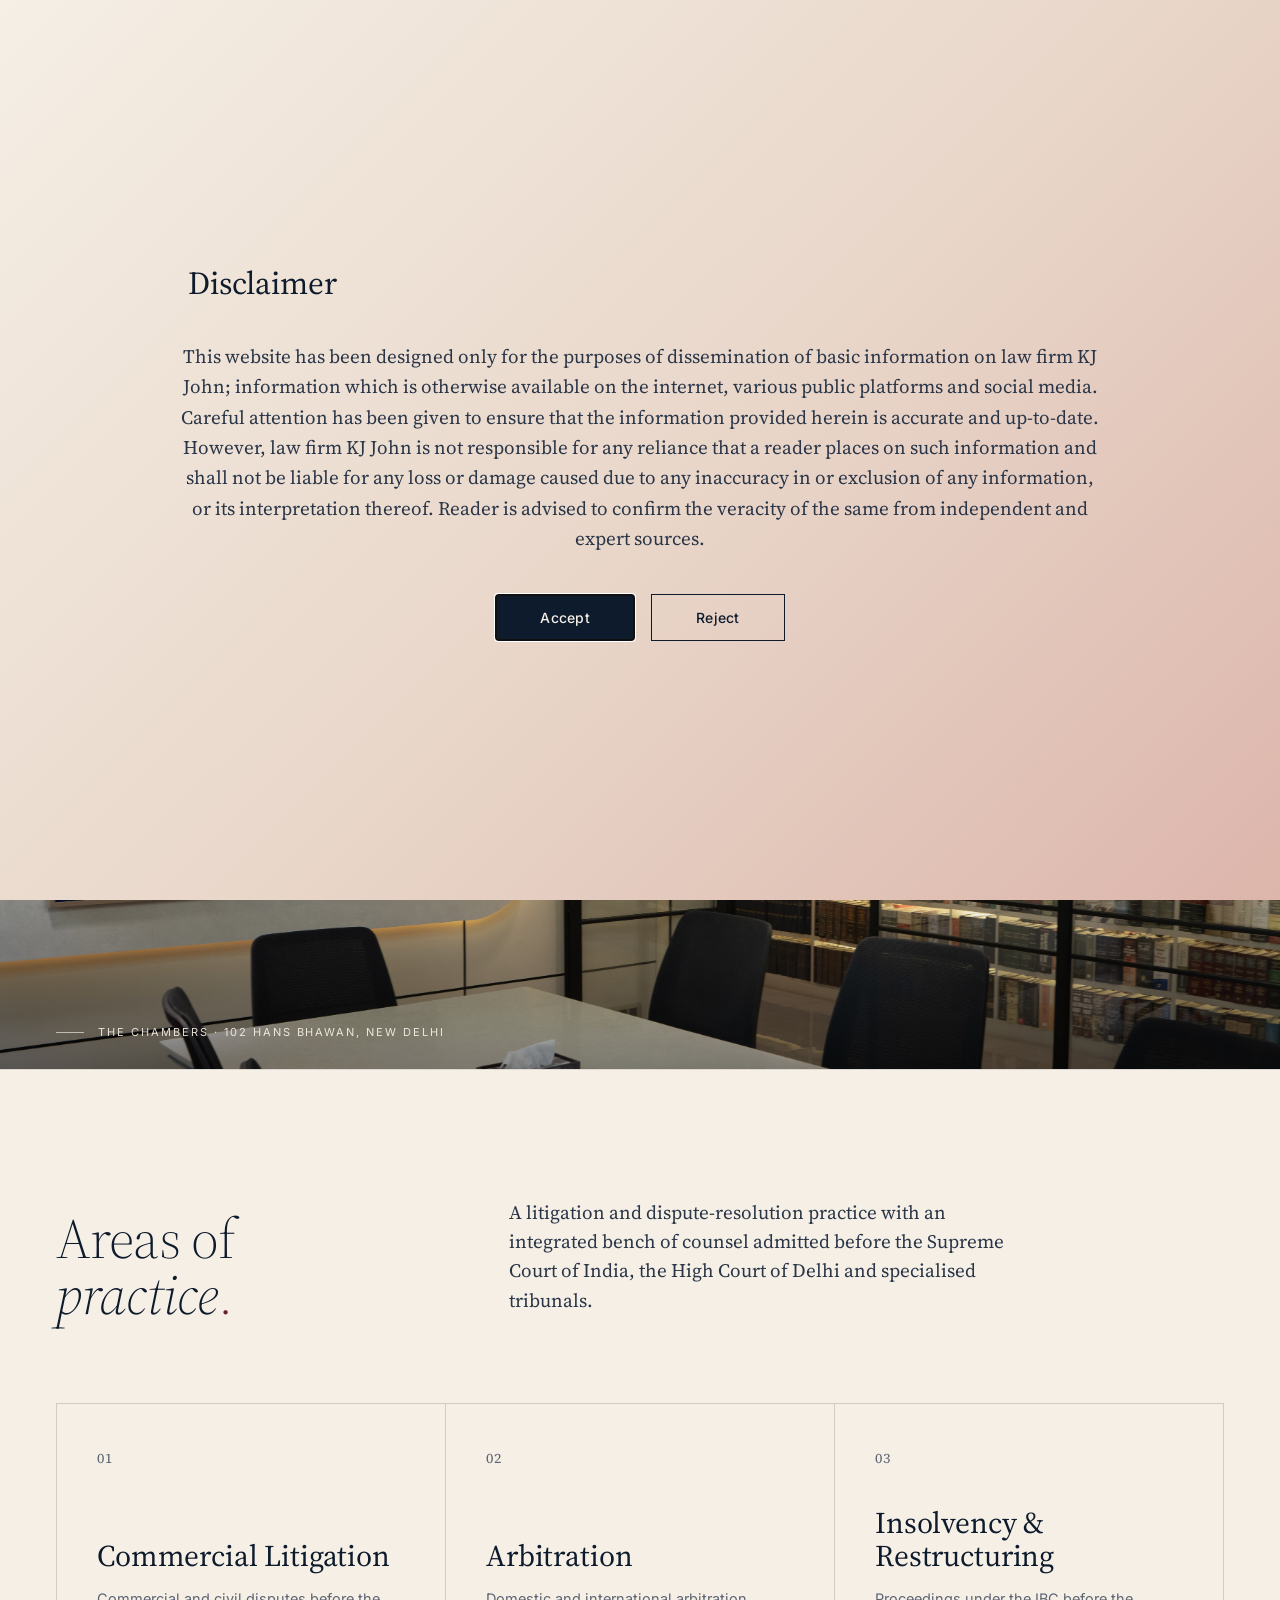
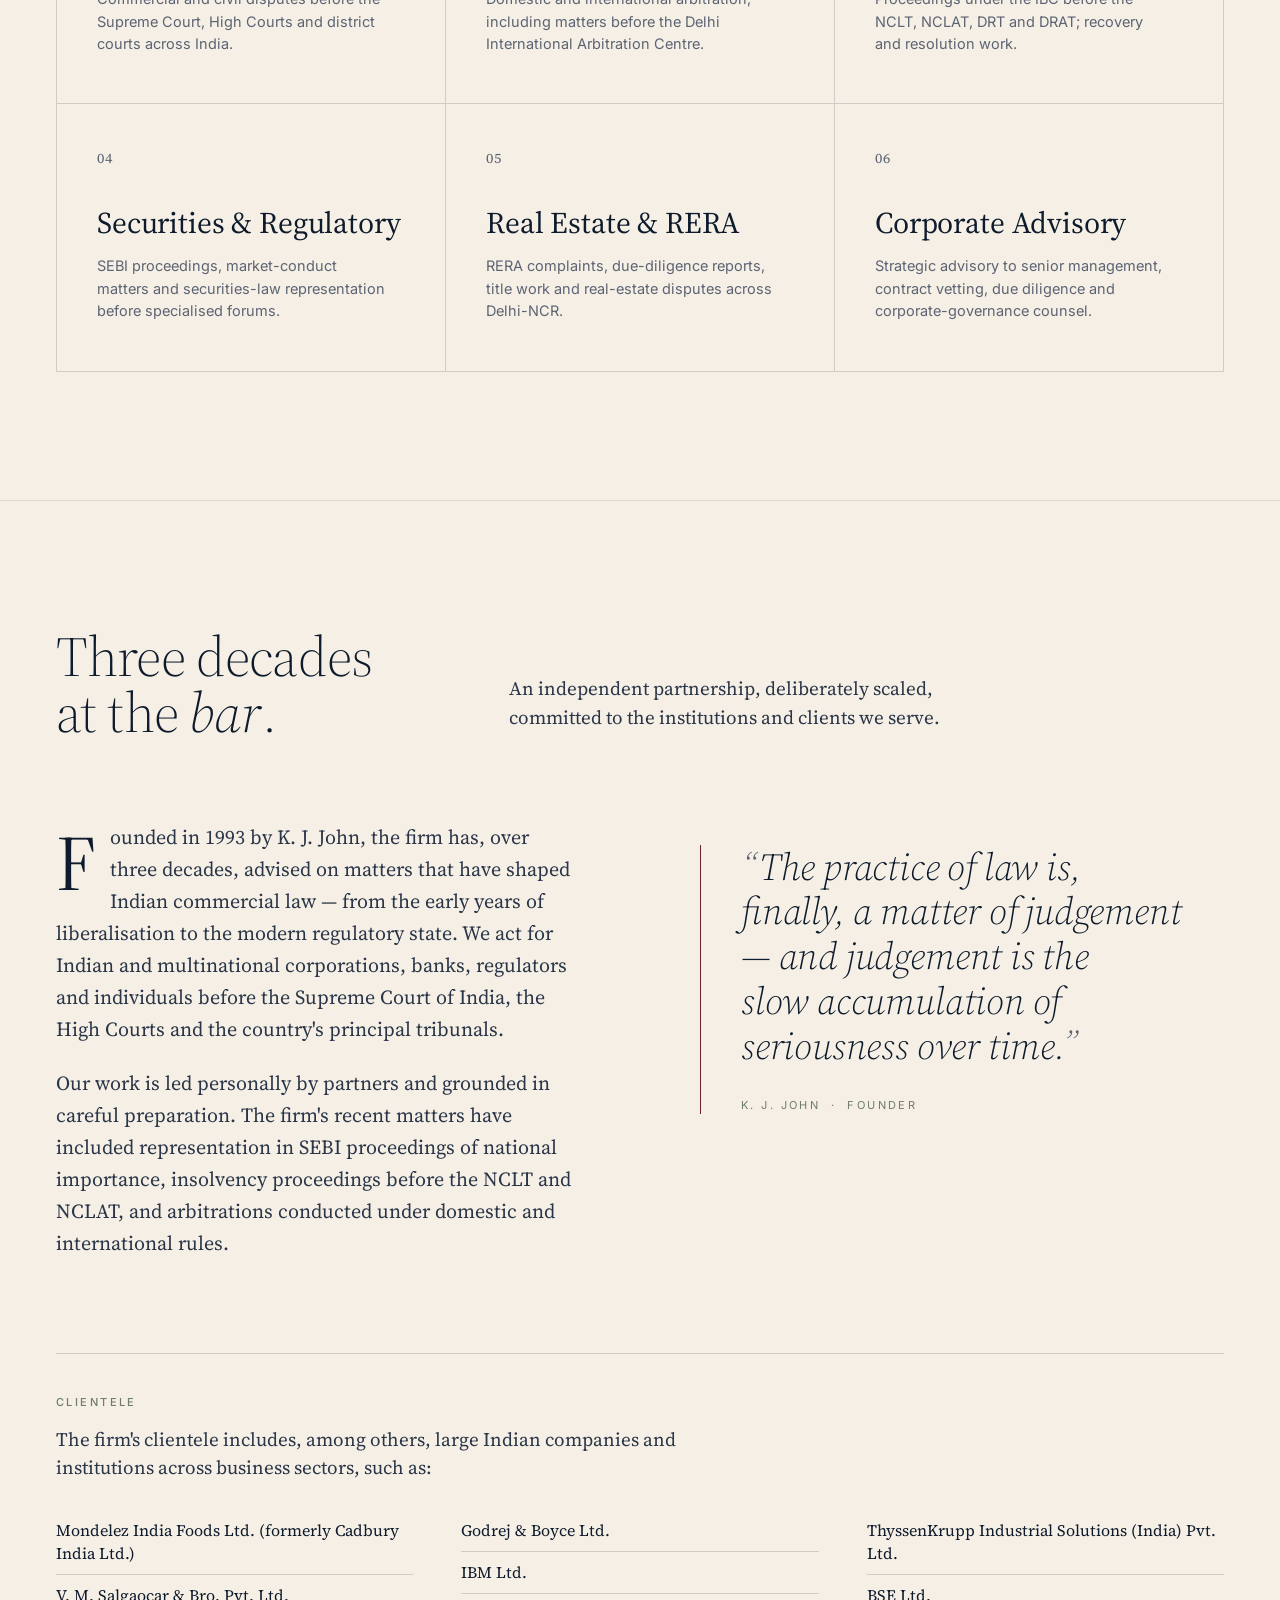
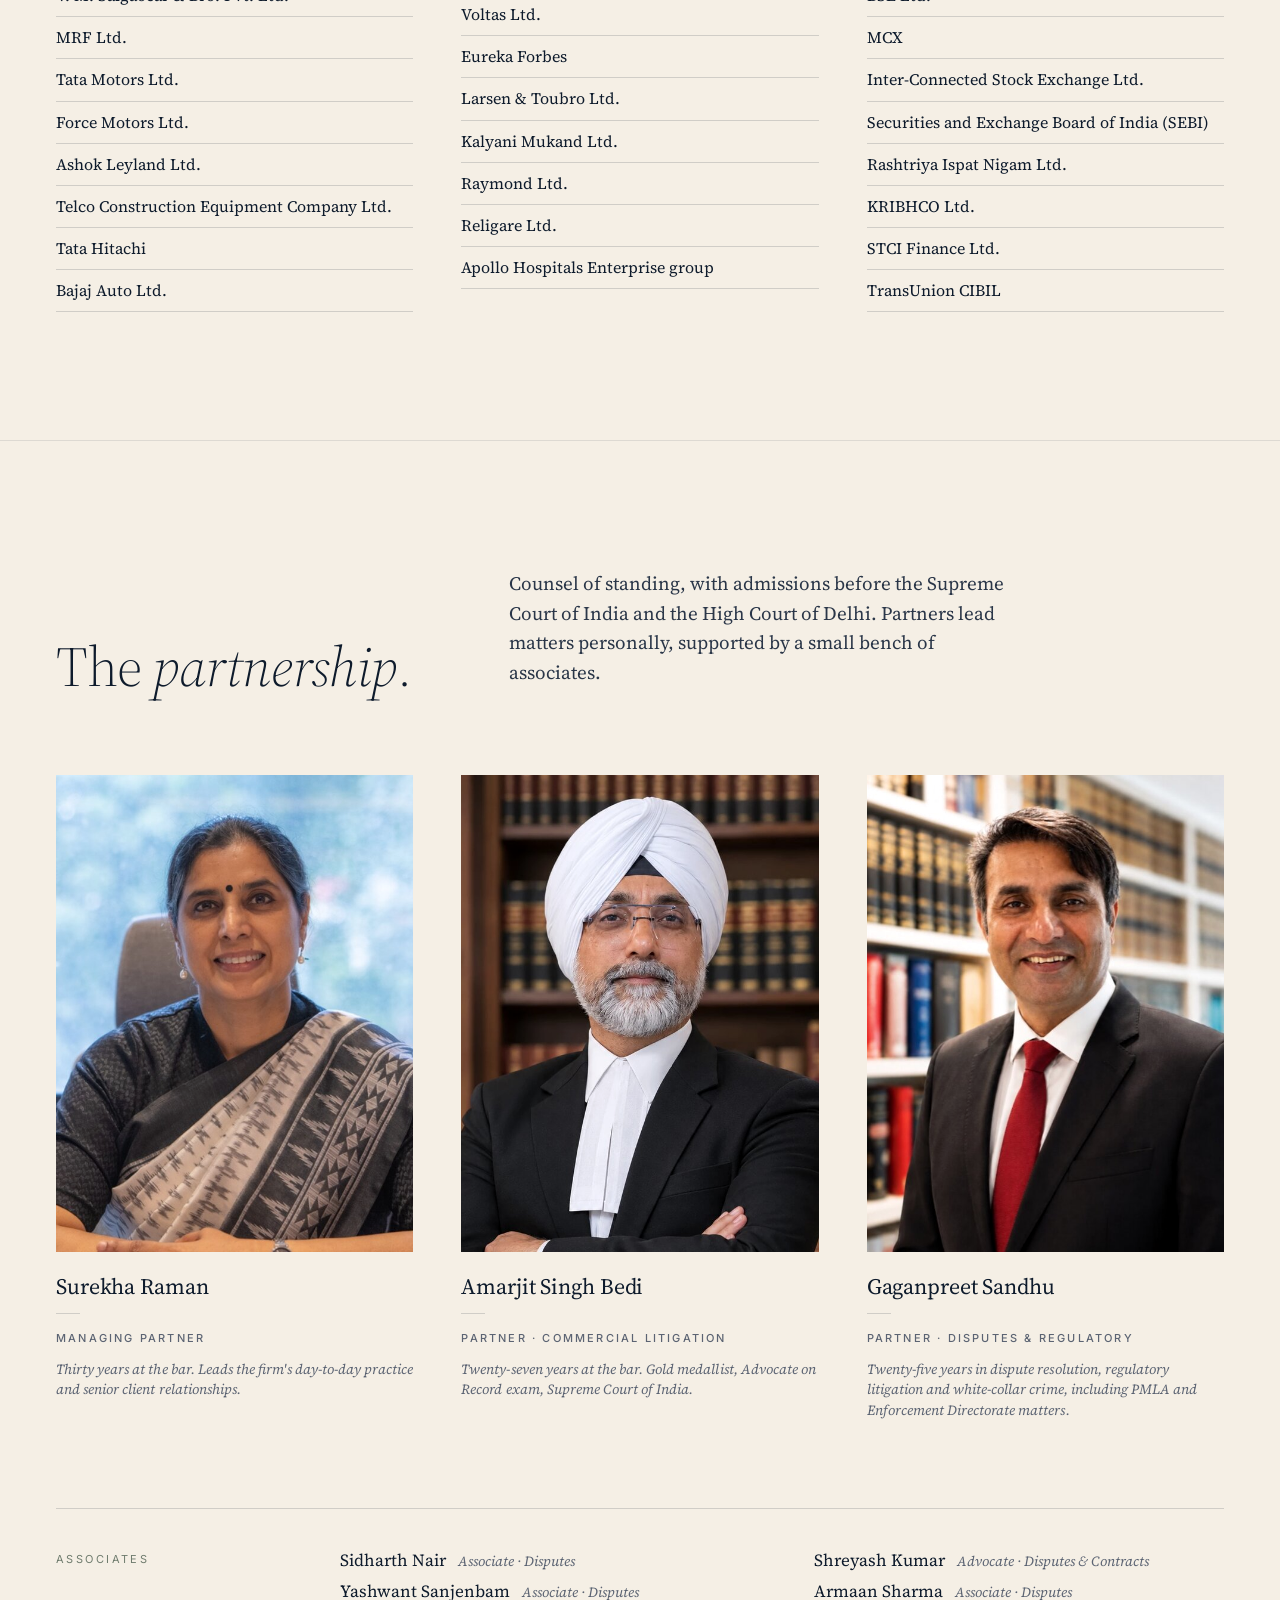
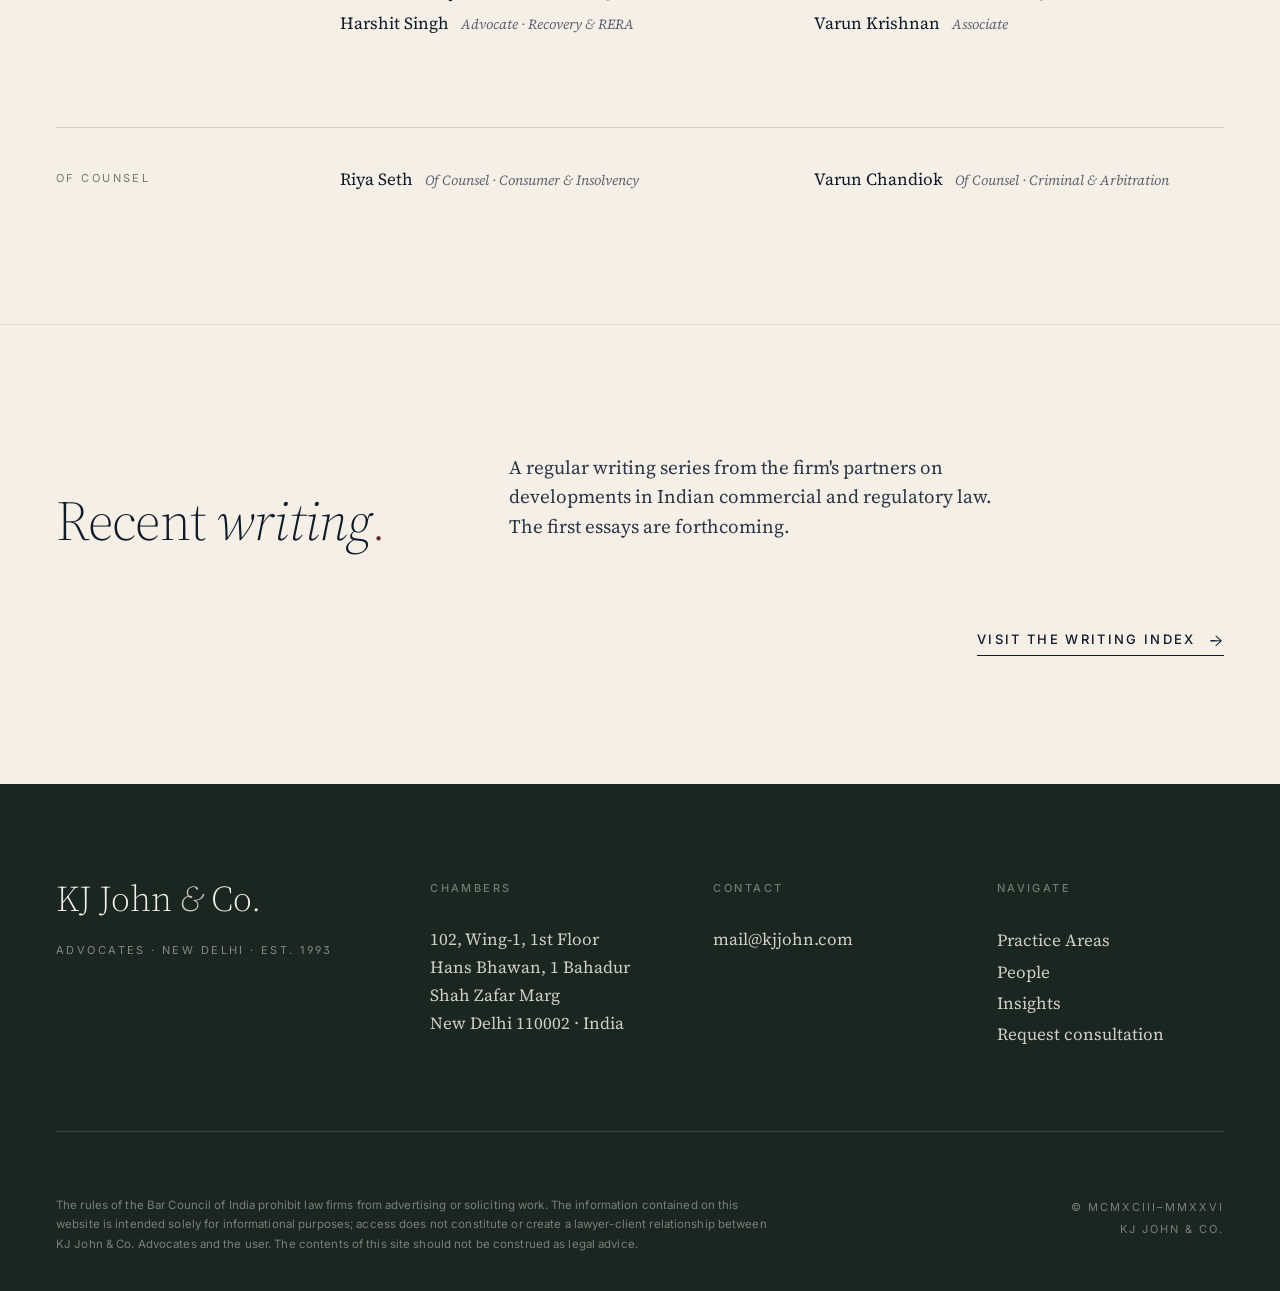
<file: index.html>
<!doctype html>
<html lang="en">
<head>
<meta charset="utf-8" />
<title>KJ John &amp; Co. — Advocates</title>
<meta name="viewport" content="width=device-width, initial-scale=1" />
<link rel="preconnect" href="https://fonts.googleapis.com">
<link rel="preconnect" href="https://fonts.gstatic.com" crossorigin>
<link href="https://fonts.googleapis.com/css2?family=Source+Serif+4:ital,opsz,wght@0,8..60,300;0,8..60,400;0,8..60,500;0,8..60,600;1,8..60,400&family=Inter:wght@300;400;500;600&display=swap" rel="stylesheet">
<link rel="stylesheet" href="styles.css?v=16">
</head>
<body>

  <!-- ============================ NAV ============================ -->
  <nav class="top">
    <div class="wrap">
      <div class="row">
        <a class="wordmark" href="./" aria-label="KJ John & Co.">
          <img src="images/logo/logo-symbol.png" alt="" class="logo-symbol"><img src="images/logo/logo-wordmark.png" alt="KJ John & Co. — Since 1993" class="logo-wordmark">
        </a>
        <ul>
          <li><a href="./" class="current">Home</a></li>
          <li><a href="practice/">Practice Areas</a></li>
          <li><a href="people/">People</a></li>
          <li><a href="insights/">Insights</a></li>
          <li><a href="contact/">Contact</a></li>
        </ul>
      </div>
    </div>
  </nav>

  <!-- ============================ HERO =========================== -->
  <header class="hero">
    <div class="wrap">
      <div class="hero-grid">
        <div class="hero-left">
          <h1>Advocacy with integrity<span class="period">.</span><span class="est">Established 1993</span></h1>
        </div>
        <div class="hero-right">
          <p class="hero-sub">A Delhi-based law firm representing Indian and international clients in commercial litigation, arbitration and regulatory matters before the Supreme Court of India and the High Court of Delhi.</p>
          <a class="cta" href="contact/">Request consultation <span class="arr">→</span></a>
        </div>
      </div>
    </div>
    <div class="hero-photo" role="img" aria-label="Firm interior, New Delhi">
      <div class="photo-caption"><span class="bar"></span>The Chambers · 102 Hans Bhawan, New Delhi</div>
    </div>
  </header>

  <!-- ===================== PRACTICE AREAS ======================== -->
  <section id="practice" class="practice">
    <div class="wrap">
      <div class="section-head">
        <div>
          <h2>Areas of <em>practice</em><span class="period">.</span></h2>
        </div>
        <p class="head-meta">A litigation and dispute-resolution practice with an integrated bench of counsel admitted before the Supreme Court of India, the High Court of Delhi and specialised tribunals.</p>
      </div>

      <div class="practice-grid">
        <a class="practice-tile" href="practice/#commercial-litigation">
          <div class="num">01</div>
          <div>
            <h3>Commercial Litigation</h3>
            <p>Commercial and civil disputes before the Supreme Court, High Courts and district courts across India.</p>
          </div>
          <span class="arr">→</span>
        </a>
        <a class="practice-tile" href="practice/#arbitration">
          <div class="num">02</div>
          <div>
            <h3>Arbitration</h3>
            <p>Domestic and international arbitration, including matters before the Delhi International Arbitration Centre.</p>
          </div>
          <span class="arr">→</span>
        </a>
        <a class="practice-tile" href="practice/#insolvency">
          <div class="num">03</div>
          <div>
            <h3>Insolvency &amp; Restructuring</h3>
            <p>Proceedings under the IBC before the NCLT, NCLAT, DRT and DRAT; recovery and resolution work.</p>
          </div>
          <span class="arr">→</span>
        </a>
        <a class="practice-tile" href="practice/#securities">
          <div class="num">04</div>
          <div>
            <h3>Securities &amp; Regulatory</h3>
            <p>SEBI proceedings, market-conduct matters and securities-law representation before specialised forums.</p>
          </div>
          <span class="arr">→</span>
        </a>
        <a class="practice-tile" href="practice/#real-estate">
          <div class="num">05</div>
          <div>
            <h3>Real Estate &amp; RERA</h3>
            <p>RERA complaints, due-diligence reports, title work and real-estate disputes across Delhi-NCR.</p>
          </div>
          <span class="arr">→</span>
        </a>
        <a class="practice-tile" href="practice/#corporate">
          <div class="num">06</div>
          <div>
            <h3>Corporate Advisory</h3>
            <p>Strategic advisory to senior management, contract vetting, due diligence and corporate-governance counsel.</p>
          </div>
          <span class="arr">→</span>
        </a>
      </div>
    </div>
  </section>

  <!-- ===================== THE FIRM ============================== -->
  <section id="firm" class="firm">
    <div class="wrap">
      <div class="section-head">
        <div>
          <h2>Three decades<br>at the <em>bar</em>.</h2>
        </div>
        <p class="head-meta">An independent partnership, deliberately scaled, committed to the institutions and clients we serve.</p>
      </div>

      <div class="firm-grid">
        <div class="firm-body">
          <p>Founded in 1993 by K. J. John, the firm has, over three decades, advised on matters that have shaped Indian commercial law — from the early years of liberalisation to the modern regulatory state. We act for Indian and multinational corporations, banks, regulators and individuals before the Supreme Court of India, the High Courts and the country's principal tribunals.</p>
          <p>Our work is led personally by partners and grounded in careful preparation. The firm's recent matters have included representation in SEBI proceedings of national importance, insolvency proceedings before the NCLT and NCLAT, and arbitrations conducted under domestic and international rules.</p>
        </div>
        <aside class="pull-quote">
          <q>The practice of law is, finally, a matter of judgement — and judgement is the slow accumulation of seriousness over time.</q>
          <cite><span class="em">K. J. John</span> &nbsp;·&nbsp; Founder</cite>
        </aside>
      </div>

      <div class="clientele">
        <div class="eyebrow">Clientele</div>
        <p class="clientele-intro">The firm's clientele includes, among others, large Indian companies and institutions across business sectors, such as:</p>
        <ul class="clientele-list">
          <li>Mondelez India Foods Ltd. (formerly Cadbury India Ltd.)</li>
          <li>V. M. Salgaocar &amp; Bro. Pvt. Ltd.</li>
          <li>MRF Ltd.</li>
          <li>Tata Motors Ltd.</li>
          <li>Force Motors Ltd.</li>
          <li>Ashok Leyland Ltd.</li>
          <li>Telco Construction Equipment Company Ltd.</li>
          <li>Tata Hitachi</li>
          <li>Bajaj Auto Ltd.</li>
          <li>Godrej &amp; Boyce Ltd.</li>
          <li>IBM Ltd.</li>
          <li>Voltas Ltd.</li>
          <li>Eureka Forbes</li>
          <li>Larsen &amp; Toubro Ltd.</li>
          <li>Kalyani Mukand Ltd.</li>
          <li>Raymond Ltd.</li>
          <li>Religare Ltd.</li>
          <li>Apollo Hospitals Enterprise group</li>
          <li>ThyssenKrupp Industrial Solutions (India) Pvt. Ltd.</li>
          <li>BSE Ltd.</li>
          <li>MCX</li>
          <li>Inter-Connected Stock Exchange Ltd.</li>
          <li>Securities and Exchange Board of India (SEBI)</li>
          <li>Rashtriya Ispat Nigam Ltd.</li>
          <li>KRIBHCO Ltd.</li>
          <li>STCI Finance Ltd.</li>
          <li>TransUnion CIBIL</li>
        </ul>
      </div>
    </div>
  </section>

  <!-- ===================== PEOPLE ================================ -->
  <section id="people" class="people">
    <div class="wrap">
      <div class="section-head">
        <div>
          <h2>The <em>partnership</em>.</h2>
        </div>
        <p class="head-meta">Counsel of standing, with admissions before the Supreme Court of India and the High Court of Delhi. Partners lead matters personally, supported by a small bench of associates.</p>
      </div>

      <div class="people-grid" style="grid-template-columns: repeat(3, 1fr); column-gap: 48px; row-gap: 64px;">
        <article class="person p1">
          <div class="portrait"><img src="images/people/surekha-raman.jpg?v=3" alt="Surekha Raman"></div>
          <div class="name">Surekha Raman</div>
          <div class="bar"></div>
          <div class="role">Managing Partner</div>
          <div class="detail">Thirty years at the bar. Leads the firm's day-to-day practice and senior client relationships.</div>
        </article>
        <article class="person p2">
          <div class="portrait"><img src="images/people/amarjit-singh-bedi.jpg?v=2" alt="Amarjit Singh Bedi"></div>
          <div class="name">Amarjit Singh Bedi</div>
          <div class="bar"></div>
          <div class="role">Partner · Commercial Litigation</div>
          <div class="detail">Twenty-seven years at the bar. Gold medallist, Advocate on Record exam, Supreme Court of India.</div>
        </article>
        <article class="person p3">
          <div class="portrait"><img src="images/people/gaganpreet-sandhu.jpg?v=2" alt="Gaganpreet Sandhu"></div>
          <div class="name">Gaganpreet Sandhu</div>
          <div class="bar"></div>
          <div class="role">Partner · Disputes &amp; Regulatory</div>
          <div class="detail">Twenty-five years in dispute resolution, regulatory litigation and white-collar crime, including PMLA and Enforcement Directorate matters.</div>
        </article>
      </div>

      <div class="masthead">
        <div class="label">Associates</div>
        <div class="list">
          <div><span class="nm">Sidharth Nair</span> &nbsp; <span class="rl">Associate · Disputes</span></div>
          <div><span class="nm">Yashwant Sanjenbam</span> &nbsp; <span class="rl">Associate · Disputes</span></div>
          <div><span class="nm">Harshit Singh</span> &nbsp; <span class="rl">Advocate · Recovery &amp; RERA</span></div>
          <div><span class="nm">Shreyash Kumar</span> &nbsp; <span class="rl">Advocate · Disputes &amp; Contracts</span></div>
          <div><span class="nm">Armaan Sharma</span> &nbsp; <span class="rl">Associate · Disputes</span></div>
          <div><span class="nm">Varun Krishnan</span> &nbsp; <span class="rl">Associate</span></div>
        </div>
      </div>

      <div class="masthead">
        <div class="label">Of Counsel</div>
        <div class="list">
          <div><span class="nm">Riya Seth</span> &nbsp; <span class="rl">Of Counsel · Consumer &amp; Insolvency</span></div>
          <div><span class="nm">Varun Chandiok</span> &nbsp; <span class="rl">Of Counsel · Criminal &amp; Arbitration</span></div>
        </div>
      </div>
    </div>
  </section>

  <!-- ===================== INSIGHTS ============================== -->
  <section id="insights" class="insights">
    <div class="wrap">
      <div class="section-head">
        <div>
          <h2>Recent <em>writing</em><span class="period">.</span></h2>
        </div>
        <p class="head-meta">A regular writing series from the firm's partners on developments in Indian commercial and regulatory law. The first essays are forthcoming.</p>
      </div>

      <div class="insights-foot" style="margin-top: 0;">
        <a class="cta" href="insights/">Visit the writing index <span class="arr">→</span></a>
      </div>
    </div>
  </section>

  <!-- ===================== FOOTER ================================ -->
  <footer id="contact">
    <div class="wrap">
      <div class="foot-top">
        <div>
          <div class="foot-mark">KJ John <span class="amp">&amp;</span> Co.</div>
          <div class="est-line">Advocates · New Delhi · Est. 1993</div>
        </div>
        <div>
          <h4>Chambers</h4>
          <address>
            102, Wing-1, 1st Floor<br>
            Hans Bhawan, 1 Bahadur Shah Zafar Marg<br>
            New Delhi 110002 · India
          </address>
        </div>
        <div class="contact">
          <h4>Contact</h4>
          <a href="mailto:mail@kjjohn.com">mail@kjjohn.com</a>
        </div>
        <div>
          <h4>Navigate</h4>
          <ul class="foot-nav">
            <li><a href="practice/">Practice Areas</a></li>
            <li><a href="people/">People</a></li>
            <li><a href="insights/">Insights</a></li>
            <li><a href="contact/">Request consultation</a></li>
          </ul>
        </div>
      </div>

      <div class="bar-council">
        <p>The rules of the Bar Council of India prohibit law firms from advertising or soliciting work. The information contained on this website is intended solely for informational purposes; access does not constitute or create a lawyer-client relationship between KJ John &amp; Co. Advocates and the user. The contents of this site should not be construed as legal advice.</p>
        <div class="legal">
          © MCMXCIII–MMXXVI<br>
          KJ John &amp; Co.
        </div>
      </div>
    </div>
  </footer>

<script src="disclaimer.js?v=1"></script>
</body>
</html>
</file>
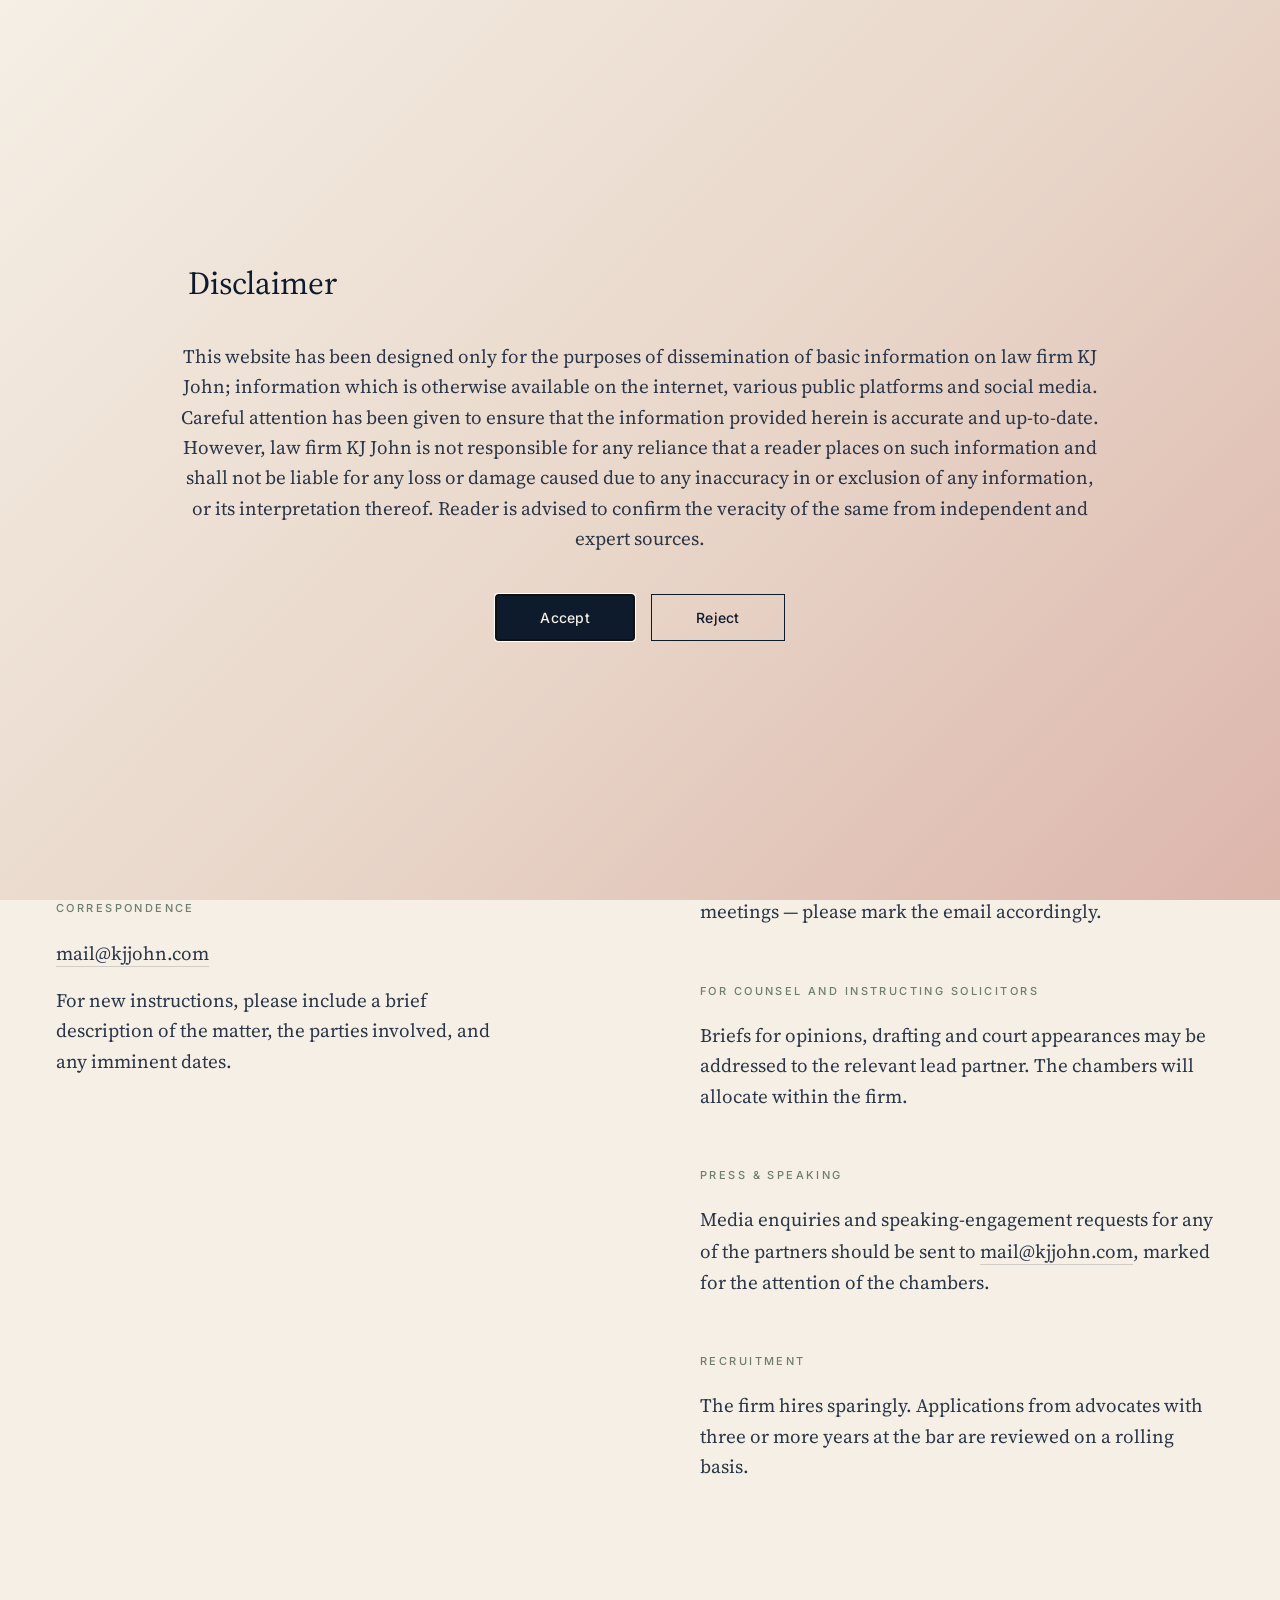
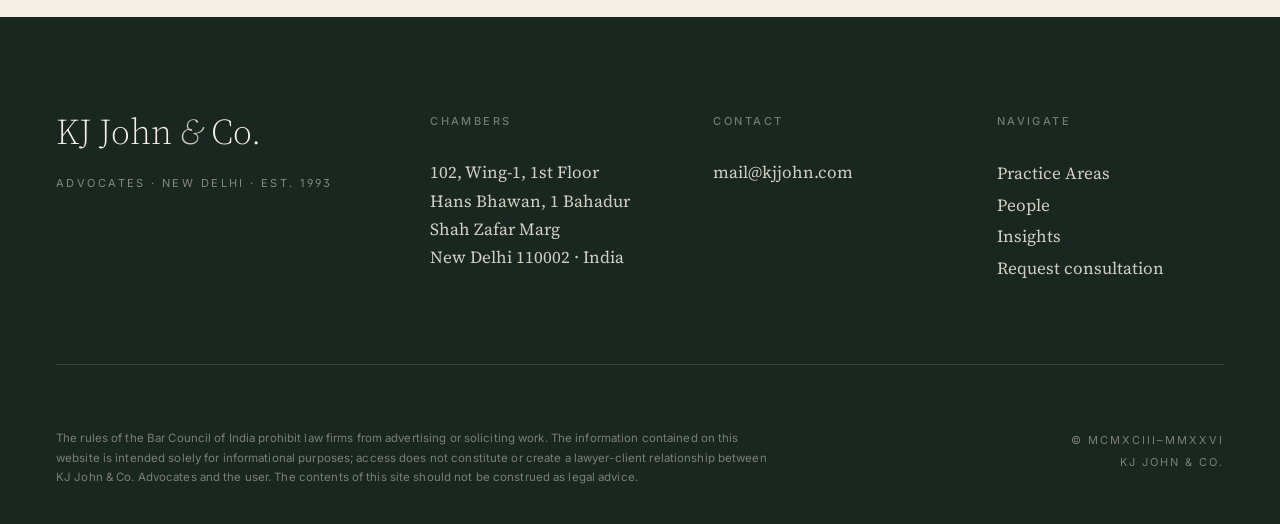
<file: contact/index.html>
<!doctype html>
<html lang="en">
<head>
<meta charset="utf-8" />
<title>Contact — KJ John &amp; Co.</title>
<meta name="viewport" content="width=device-width, initial-scale=1" />
<link rel="preconnect" href="https://fonts.googleapis.com">
<link rel="preconnect" href="https://fonts.gstatic.com" crossorigin>
<link href="https://fonts.googleapis.com/css2?family=Source+Serif+4:ital,opsz,wght@0,8..60,300;0,8..60,400;0,8..60,500;0,8..60,600;1,8..60,400&family=Inter:wght@300;400;500;600&display=swap" rel="stylesheet">
<link rel="stylesheet" href="../styles.css?v=16">
</head>
<body>

  <nav class="top">
    <div class="wrap">
      <div class="row">
        <a class="wordmark" href="../" aria-label="KJ John & Co.">
          <img src="../images/logo/logo-symbol.png" alt="" class="logo-symbol"><img src="../images/logo/logo-wordmark.png" alt="KJ John & Co. — Since 1993" class="logo-wordmark">
        </a>
        <ul>
          <li><a href="../">Home</a></li>
          <li><a href="../practice/">Practice Areas</a></li>
          <li><a href="../people/">People</a></li>
          <li><a href="../insights/">Insights</a></li>
          <li><a href="../contact/" class="current">Contact</a></li>
        </ul>
      </div>
    </div>
  </nav>

  <header class="subhero">
    <div class="wrap">
      <h1>The <em>chambers</em><span class="period">.</span></h1>
      <p class="lede">102, Wing-1, 1st Floor, Hans Bhawan — 1 Bahadur Shah Zafar Marg, New Delhi. Visits are by appointment. New enquiries are most efficiently directed to the chambers by email; we typically respond within one working day.</p>
    </div>
  </header>

  <section class="no-top-rule" style="padding: 64px 0 128px;">
    <div class="wrap">
      <div class="contact-grid">
        <div>
          <div class="contact-block">
            <h3>Visit</h3>
            <address>
              102, Wing-1, 1st Floor<br>
              Hans Bhawan<br>
              1 Bahadur Shah Zafar Marg<br>
              New Delhi 110002 · India
            </address>
            <p class="contact-note">By appointment only, Monday to Friday, 10:00 to 18:30.</p>
          </div>

          <div class="contact-block">
            <h3>Correspondence</h3>
            <p><a href="mailto:mail@kjjohn.com">mail@kjjohn.com</a></p>
            <p class="contact-note">For new instructions, please include a brief description of the matter, the parties involved, and any imminent dates.</p>
          </div>
        </div>

        <div>
          <div class="contact-block">
            <h3>New enquiries</h3>
            <p>The firm accepts new instructions in matters falling within our practice areas — commercial litigation, arbitration, insolvency, securities and regulatory matters, real estate, and corporate advisory. We do not advertise or solicit work; new mandates typically reach us through referrals from existing clients, counsel and the bar.</p>
            <p>Conflicts are checked at intake. For matters where time is of the essence — interim relief, listing deadlines, board meetings — please mark the email accordingly.</p>
          </div>

          <div class="contact-block">
            <h3>For counsel and instructing solicitors</h3>
            <p>Briefs for opinions, drafting and court appearances may be addressed to the relevant lead partner. The chambers will allocate within the firm.</p>
          </div>

          <div class="contact-block">
            <h3>Press &amp; speaking</h3>
            <p>Media enquiries and speaking-engagement requests for any of the partners should be sent to <a href="mailto:mail@kjjohn.com">mail@kjjohn.com</a>, marked for the attention of the chambers.</p>
          </div>

          <div class="contact-block">
            <h3>Recruitment</h3>
            <p>The firm hires sparingly. Applications from advocates with three or more years at the bar are reviewed on a rolling basis.</p>
          </div>
        </div>
      </div>
    </div>
  </section>

  <footer id="contact">
    <div class="wrap">
      <div class="foot-top">
        <div>
          <div class="foot-mark">KJ John <span class="amp">&amp;</span> Co.</div>
          <div class="est-line">Advocates · New Delhi · Est. 1993</div>
        </div>
        <div>
          <h4>Chambers</h4>
          <address>
            102, Wing-1, 1st Floor<br>
            Hans Bhawan, 1 Bahadur Shah Zafar Marg<br>
            New Delhi 110002 · India
          </address>
        </div>
        <div class="contact">
          <h4>Contact</h4>
          <a href="mailto:mail@kjjohn.com">mail@kjjohn.com</a>
        </div>
        <div>
          <h4>Navigate</h4>
          <ul class="foot-nav">
            <li><a href="../practice/">Practice Areas</a></li>
            <li><a href="../people/">People</a></li>
            <li><a href="../insights/">Insights</a></li>
            <li><a href="../contact/">Request consultation</a></li>
          </ul>
        </div>
      </div>

      <div class="bar-council">
        <p>The rules of the Bar Council of India prohibit law firms from advertising or soliciting work. The information contained on this website is intended solely for informational purposes; access does not constitute or create a lawyer-client relationship between KJ John &amp; Co. Advocates and the user. The contents of this site should not be construed as legal advice.</p>
        <div class="legal">
          © MCMXCIII–MMXXVI<br>
          KJ John &amp; Co.
        </div>
      </div>
    </div>
  </footer>

<script src="../disclaimer.js?v=1"></script>
</body>
</html>
</file>
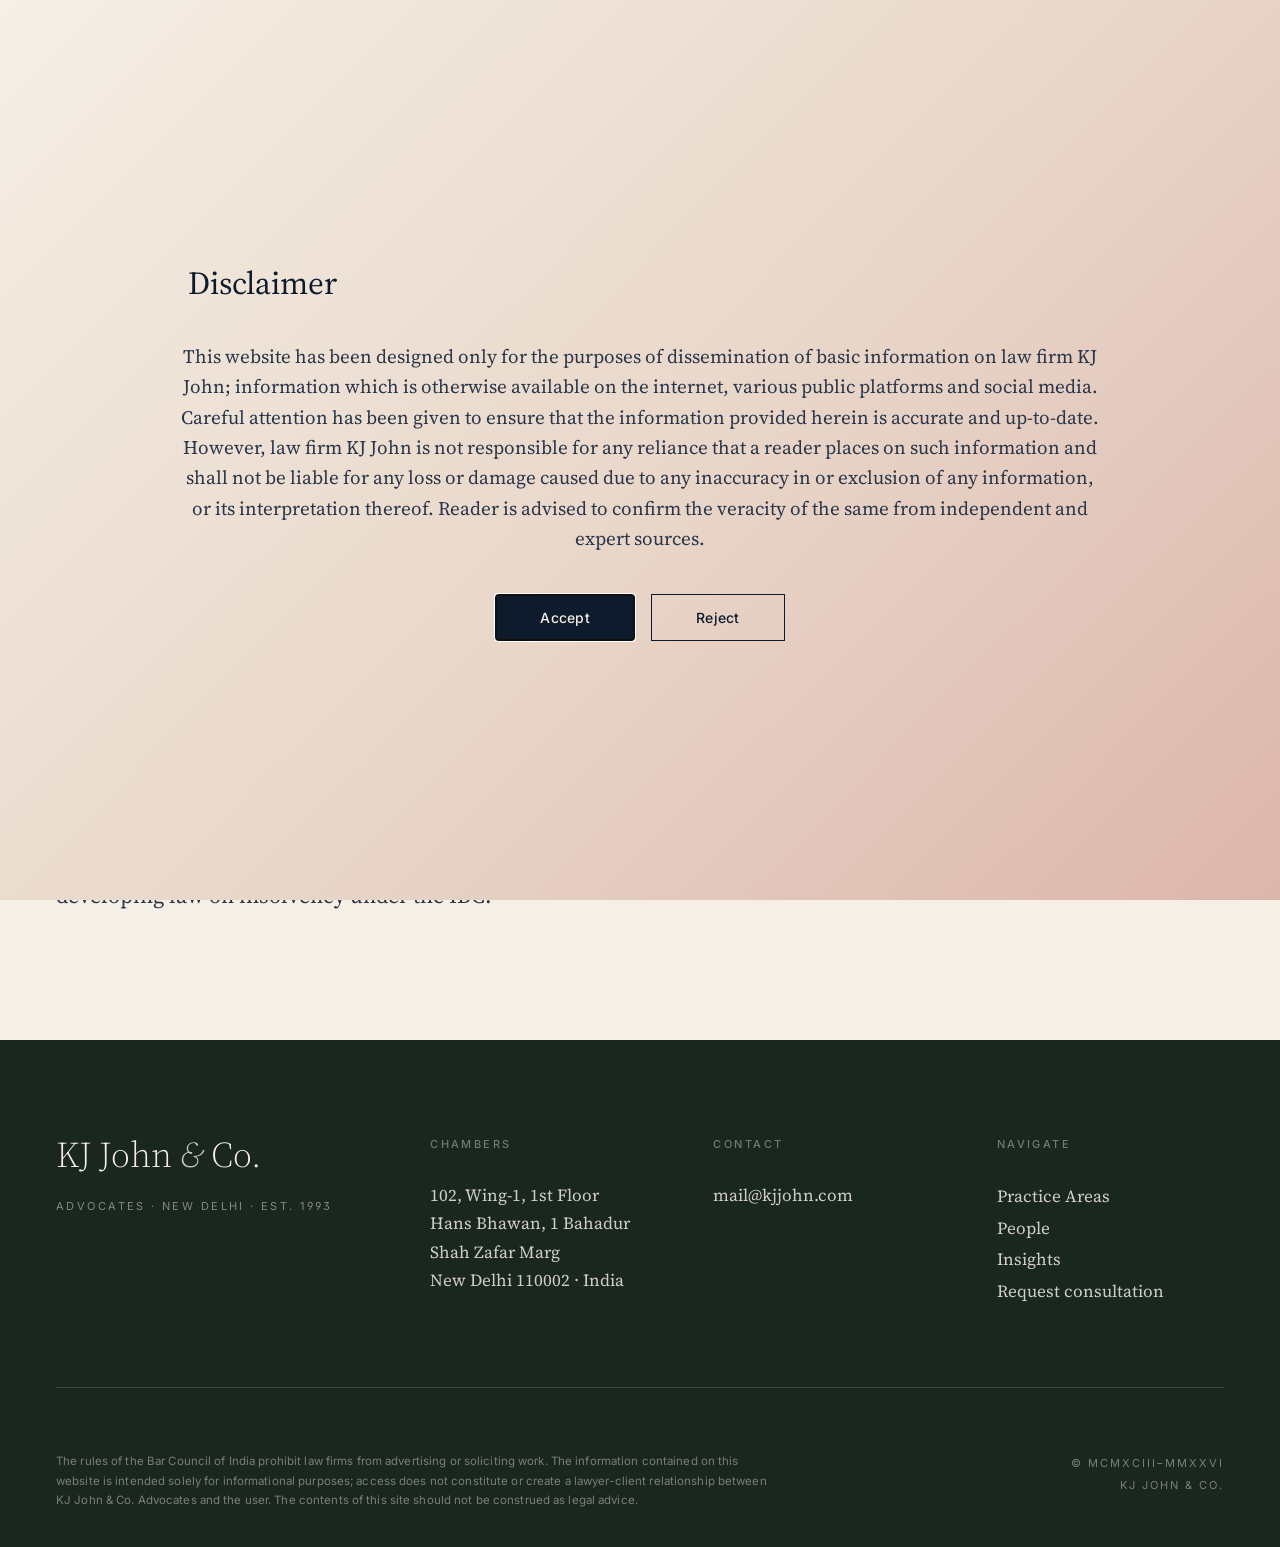
<file: insights/index.html>
<!doctype html>
<html lang="en">
<head>
<meta charset="utf-8" />
<title>Insights — KJ John &amp; Co.</title>
<meta name="viewport" content="width=device-width, initial-scale=1" />
<link rel="preconnect" href="https://fonts.googleapis.com">
<link rel="preconnect" href="https://fonts.gstatic.com" crossorigin>
<link href="https://fonts.googleapis.com/css2?family=Source+Serif+4:ital,opsz,wght@0,8..60,300;0,8..60,400;0,8..60,500;0,8..60,600;1,8..60,400&family=Inter:wght@300;400;500;600&display=swap" rel="stylesheet">
<link rel="stylesheet" href="../styles.css?v=16">
</head>
<body>

  <nav class="top">
    <div class="wrap">
      <div class="row">
        <a class="wordmark" href="../" aria-label="KJ John & Co.">
          <img src="../images/logo/logo-symbol.png" alt="" class="logo-symbol"><img src="../images/logo/logo-wordmark.png" alt="KJ John & Co. — Since 1993" class="logo-wordmark">
        </a>
        <ul>
          <li><a href="../">Home</a></li>
          <li><a href="../practice/">Practice Areas</a></li>
          <li><a href="../people/">People</a></li>
          <li><a href="../insights/" class="current">Insights</a></li>
          <li><a href="../contact/">Contact</a></li>
        </ul>
      </div>
    </div>
  </nav>

  <header class="subhero">
    <div class="wrap">
      <h1>Recent <em>writing</em><span class="period">.</span></h1>
      <p class="lede">The firm is preparing a regular writing series — considered commentary from our partners on developments in Indian commercial, securities and arbitration law. The first essays are forthcoming. To be notified when the series begins, please write to the chambers.</p>
    </div>
  </header>

  <section class="no-top-rule" style="padding: 96px 0 128px;">
    <div class="wrap">
      <div style="display:grid; grid-template-columns: 1fr 1fr; column-gap: 96px;">
        <div>
          <div class="eyebrow" style="margin-bottom:24px;">Forthcoming topics</div>
          <p style="font-family: var(--serif); font-size: 22px; line-height: 1.5; color: var(--ink-2); max-width: 44ch; text-wrap: pretty;">The opening essays will treat questions the firm encounters in current work — proceedings before the Supreme Court of India, SEBI investigations, arbitration jurisprudence under the 2015 and later amendments, and the developing law on insolvency under the IBC.</p>
        </div>
        <div>
          <div class="eyebrow" style="margin-bottom:24px;">Notify by post</div>
          <p style="font-family: var(--serif); font-size: 22px; line-height: 1.5; color: var(--ink-2); max-width: 44ch; text-wrap: pretty;">Clients and friends of the firm may register to receive each essay by email on publication. Write to <a href="mailto:mail@kjjohn.com?subject=Notify%20me%20when%20the%20writing%20series%20begins" style="border-bottom: 1px solid var(--rule);">mail@kjjohn.com</a> with the subject line above.</p>
        </div>
      </div>
    </div>
  </section>

  <footer id="contact">
    <div class="wrap">
      <div class="foot-top">
        <div>
          <div class="foot-mark">KJ John <span class="amp">&amp;</span> Co.</div>
          <div class="est-line">Advocates · New Delhi · Est. 1993</div>
        </div>
        <div>
          <h4>Chambers</h4>
          <address>
            102, Wing-1, 1st Floor<br>
            Hans Bhawan, 1 Bahadur Shah Zafar Marg<br>
            New Delhi 110002 · India
          </address>
        </div>
        <div class="contact">
          <h4>Contact</h4>
          <a href="mailto:mail@kjjohn.com">mail@kjjohn.com</a>
        </div>
        <div>
          <h4>Navigate</h4>
          <ul class="foot-nav">
            <li><a href="../practice/">Practice Areas</a></li>
            <li><a href="../people/">People</a></li>
            <li><a href="../insights/">Insights</a></li>
            <li><a href="../contact/">Request consultation</a></li>
          </ul>
        </div>
      </div>

      <div class="bar-council">
        <p>The rules of the Bar Council of India prohibit law firms from advertising or soliciting work. The information contained on this website is intended solely for informational purposes; access does not constitute or create a lawyer-client relationship between KJ John &amp; Co. Advocates and the user. The contents of this site should not be construed as legal advice.</p>
        <div class="legal">
          © MCMXCIII–MMXXVI<br>
          KJ John &amp; Co.
        </div>
      </div>
    </div>
  </footer>

<script src="../disclaimer.js?v=1"></script>
</body>
</html>
</file>
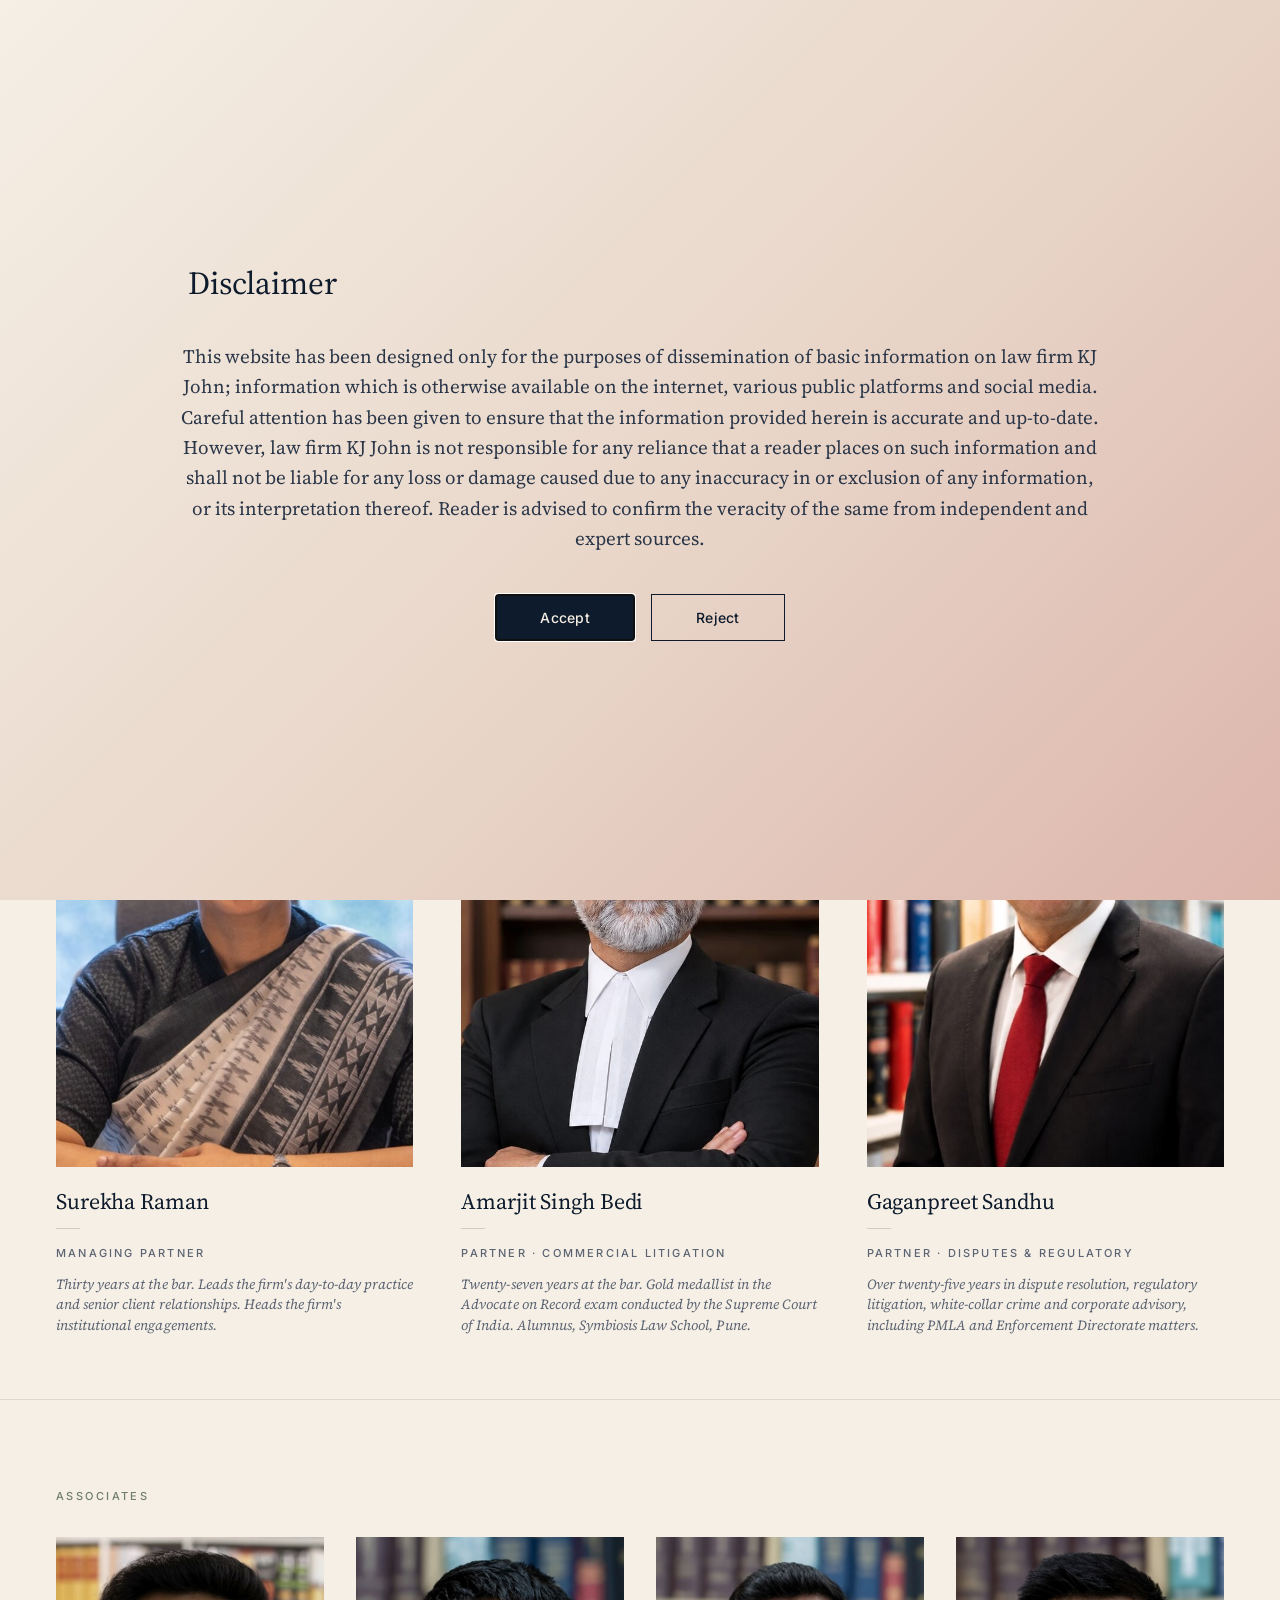
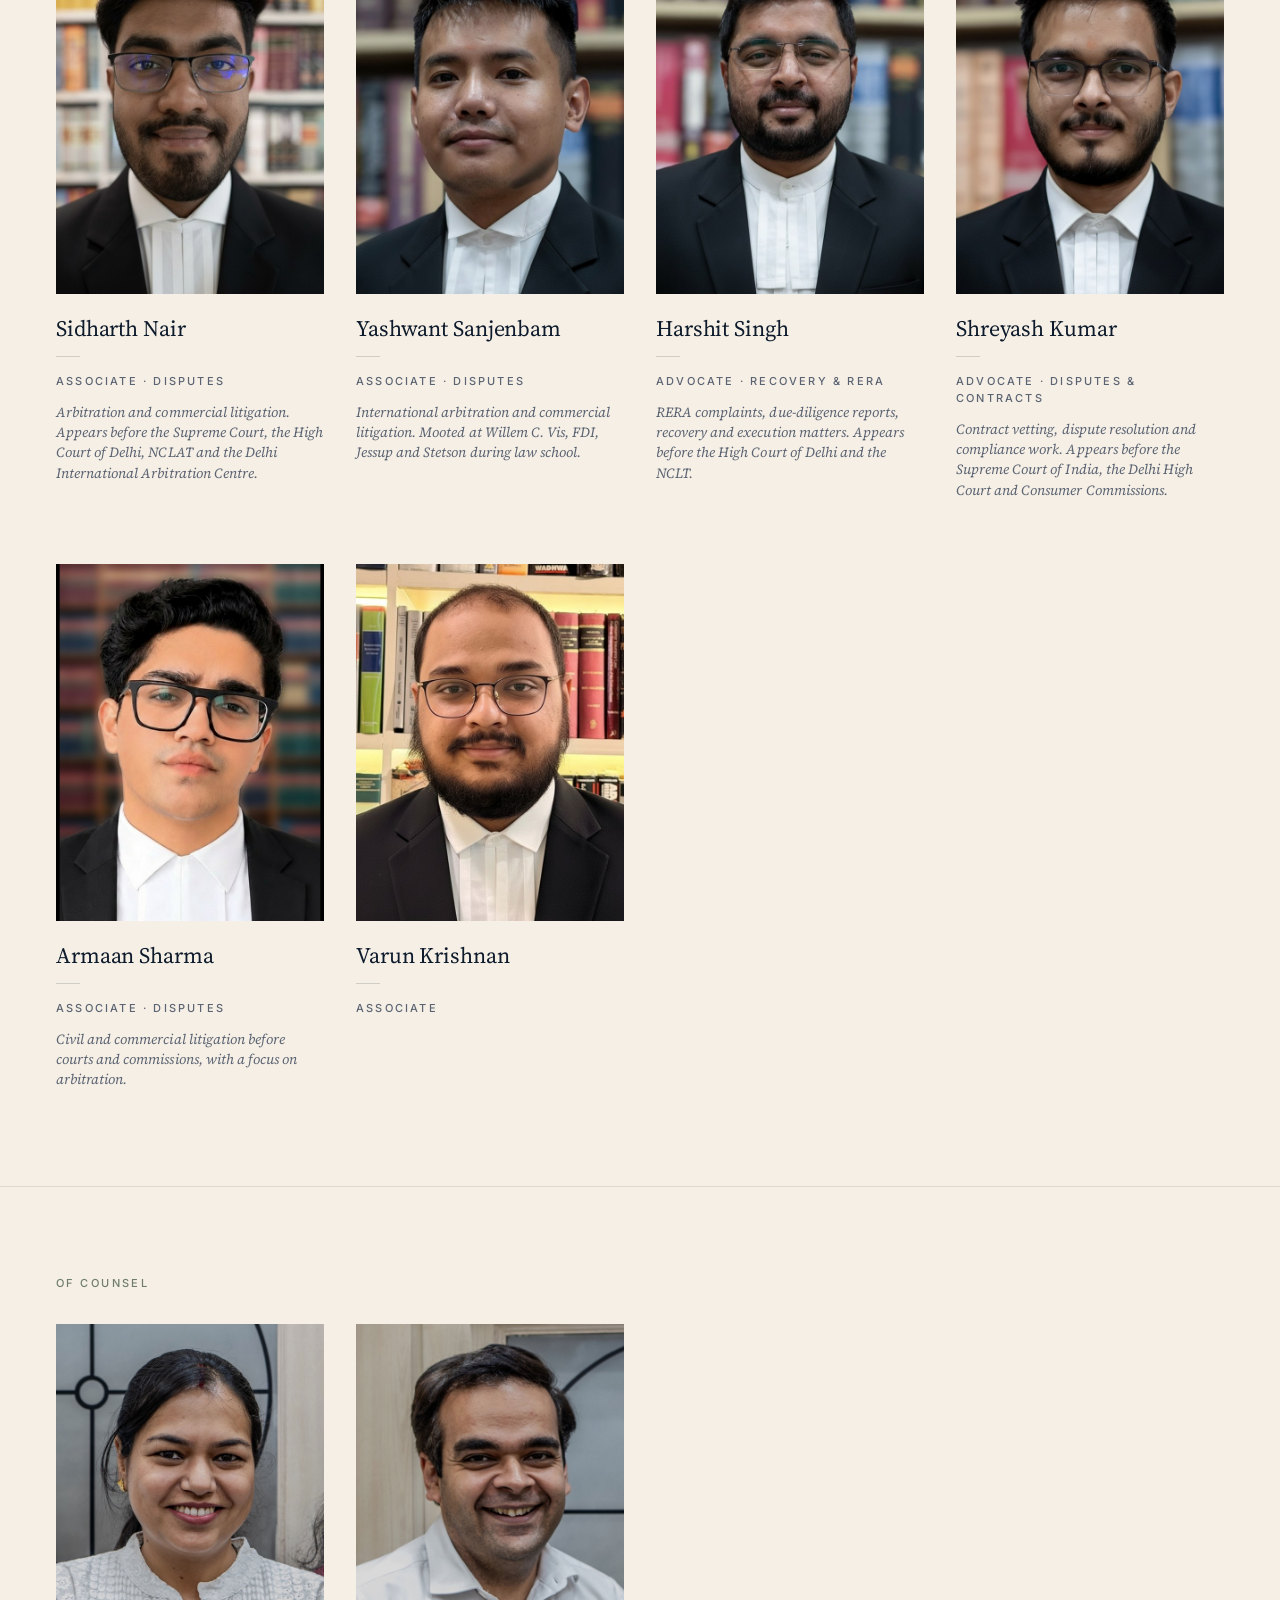
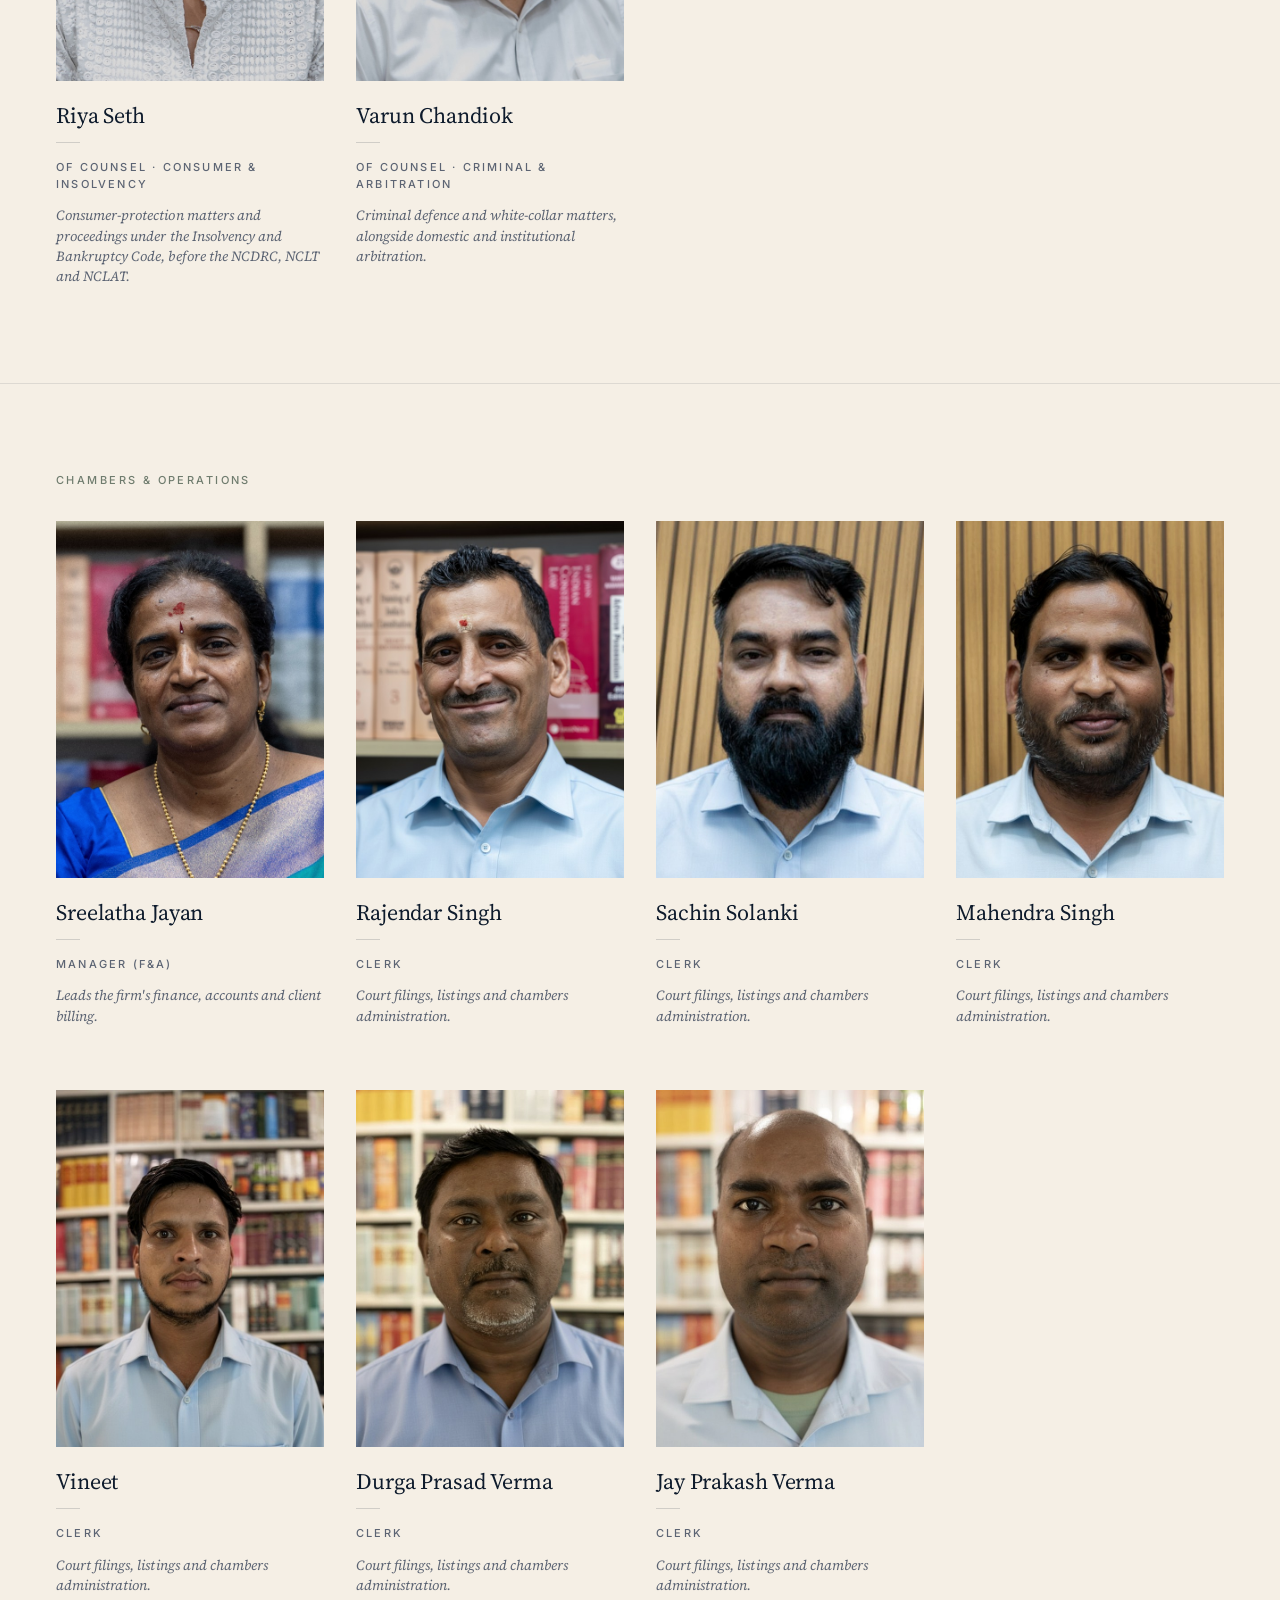
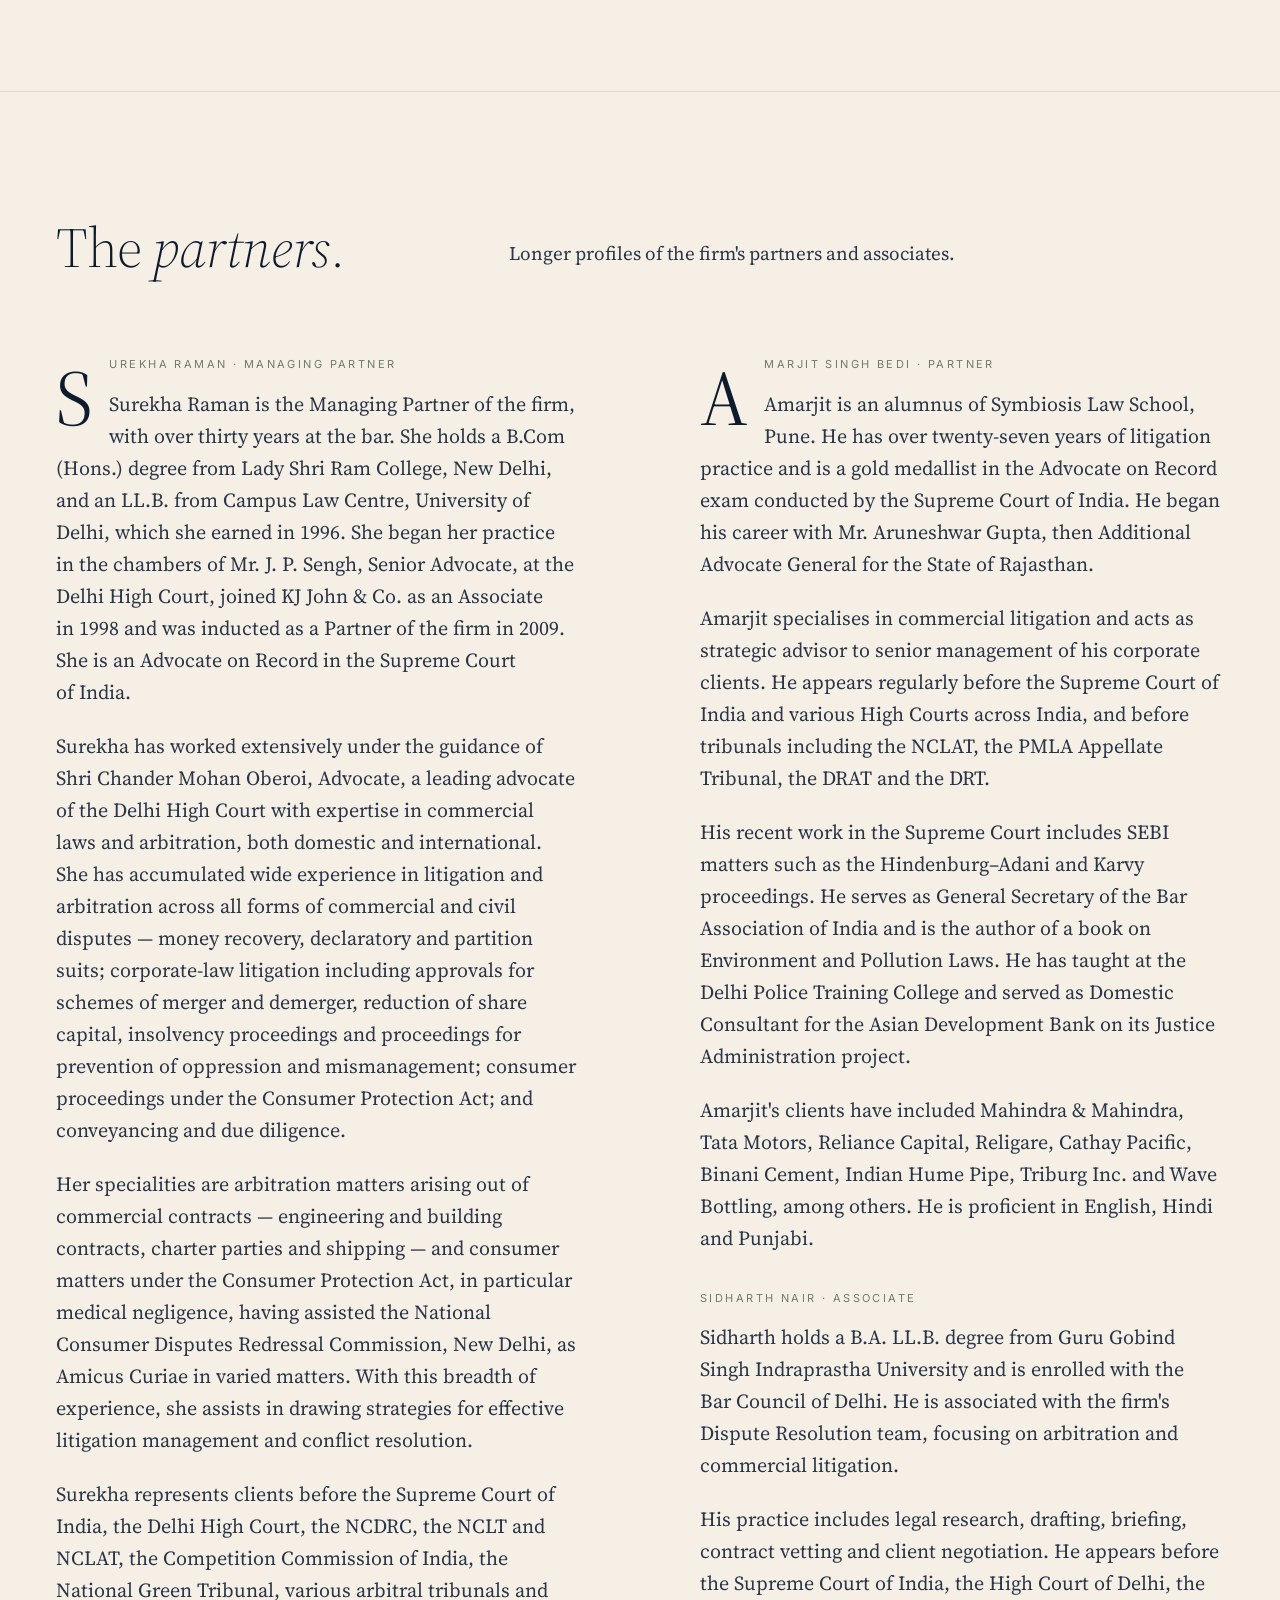
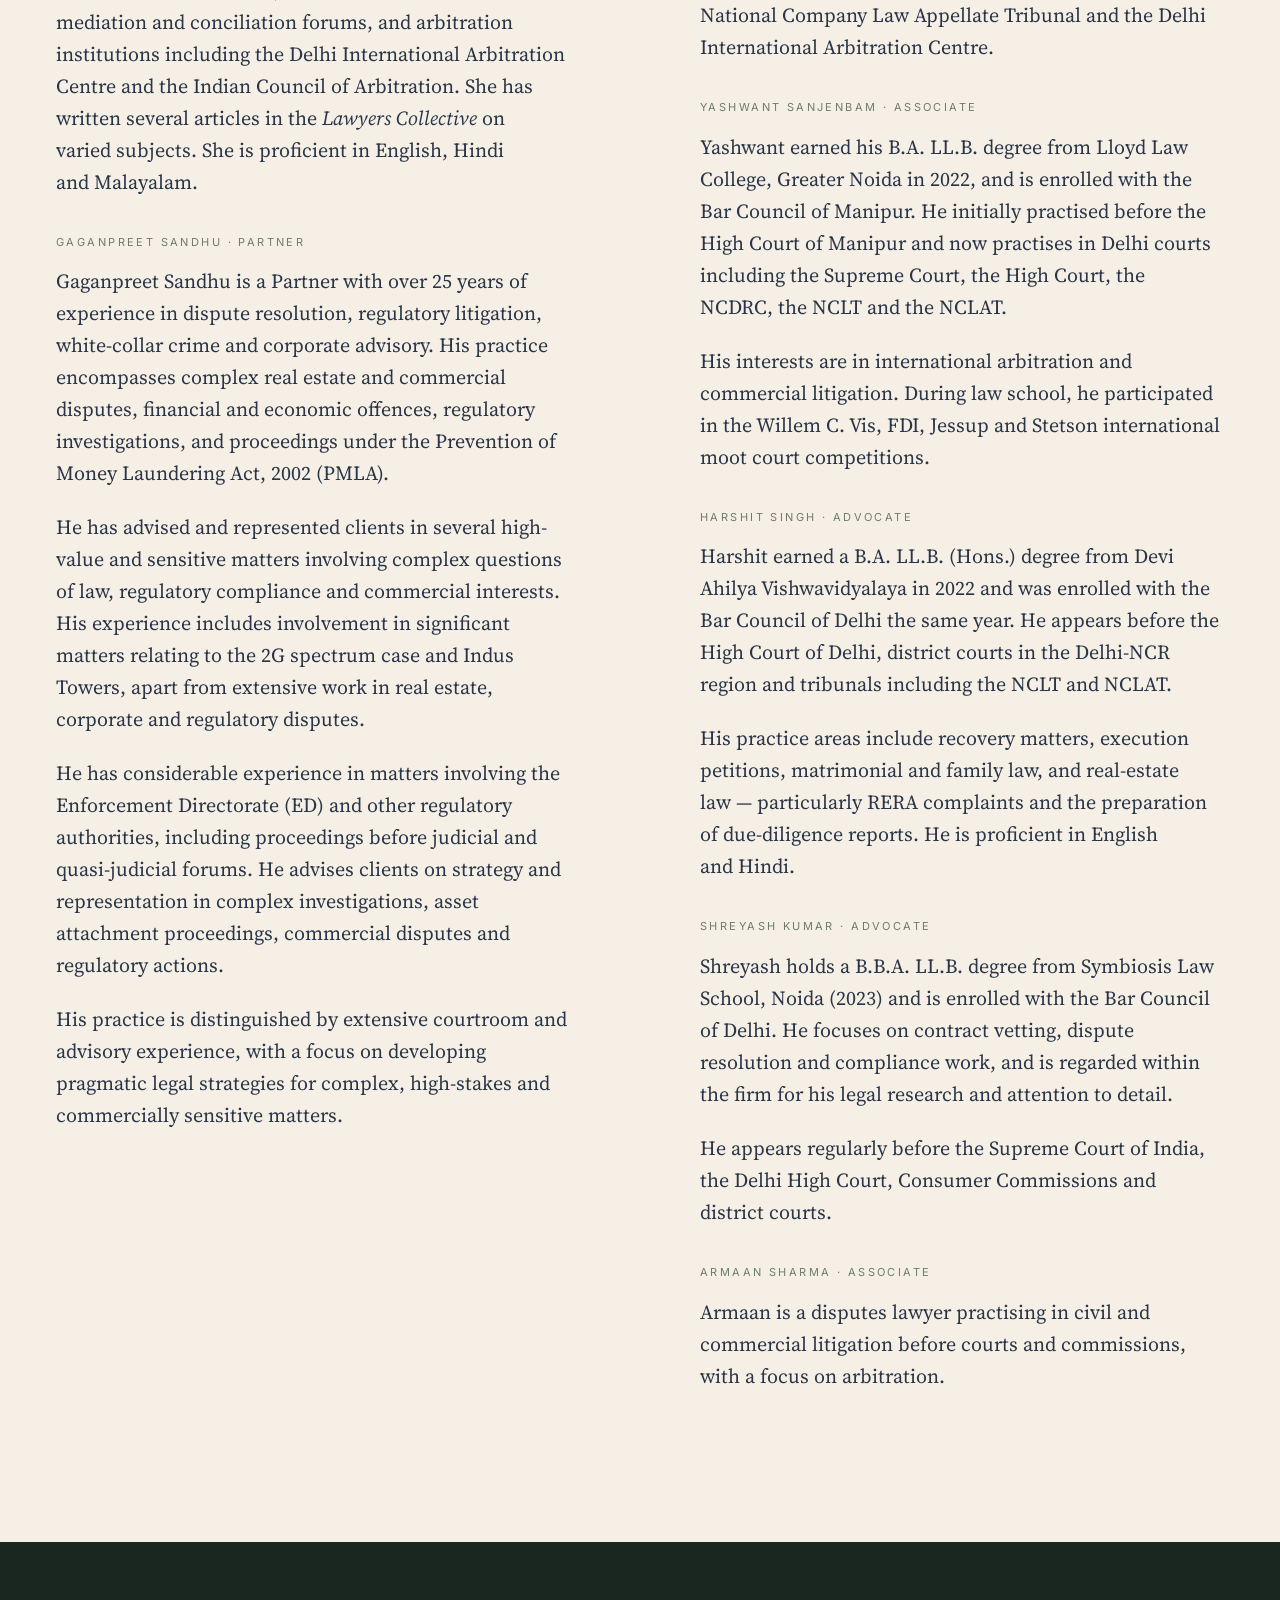
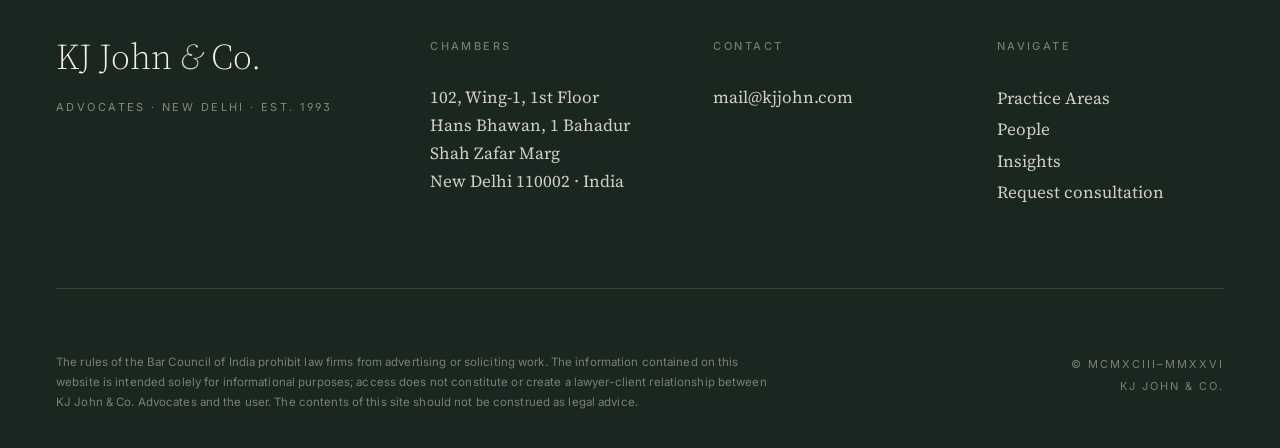
<file: people/index.html>
<!doctype html>
<html lang="en">
<head>
<meta charset="utf-8" />
<title>People — KJ John &amp; Co.</title>
<meta name="viewport" content="width=device-width, initial-scale=1" />
<link rel="preconnect" href="https://fonts.googleapis.com">
<link rel="preconnect" href="https://fonts.gstatic.com" crossorigin>
<link href="https://fonts.googleapis.com/css2?family=Source+Serif+4:ital,opsz,wght@0,8..60,300;0,8..60,400;0,8..60,500;0,8..60,600;1,8..60,400&family=Inter:wght@300;400;500;600&display=swap" rel="stylesheet">
<link rel="stylesheet" href="../styles.css?v=16">
</head>
<body>

  <nav class="top">
    <div class="wrap">
      <div class="row">
        <a class="wordmark" href="../" aria-label="KJ John & Co.">
          <img src="../images/logo/logo-symbol.png" alt="" class="logo-symbol"><img src="../images/logo/logo-wordmark.png" alt="KJ John & Co. — Since 1993" class="logo-wordmark">
        </a>
        <ul>
          <li><a href="../">Home</a></li>
          <li><a href="../practice/">Practice Areas</a></li>
          <li><a href="../people/" class="current">People</a></li>
          <li><a href="../insights/">Insights</a></li>
          <li><a href="../contact/">Contact</a></li>
        </ul>
      </div>
    </div>
  </nav>

  <header class="subhero">
    <div class="wrap">
      <h1>The <em>partnership</em><span class="period">.</span></h1>
      <p class="lede">An independent partnership, deliberately scaled. The firm was founded in 1993 by K. J. John and is today led by Surekha Raman as Managing Partner. Partners lead matters personally, supported by a small bench of associates and a chambers staff that has, in many cases, been with the firm for years.</p>
    </div>
  </header>

  <section class="no-top-rule" style="padding: 64px 0 64px;">
    <div class="wrap">
      <div class="eyebrow" style="margin-bottom:32px;">Partners</div>
      <div class="people-grid" style="grid-template-columns: repeat(3, 1fr); column-gap: 48px; row-gap: 64px;">
        <article class="person p1">
          <div class="portrait"><img src="../images/people/surekha-raman.jpg?v=3" alt="Surekha Raman"></div>
          <div class="name">Surekha Raman</div>
          <div class="bar"></div>
          <div class="role">Managing Partner</div>
          <div class="detail">Thirty years at the bar. Leads the firm's day-to-day practice and senior client relationships. Heads the firm's institutional engagements.</div>
        </article>
        <article class="person p2">
          <div class="portrait"><img src="../images/people/amarjit-singh-bedi.jpg?v=2" alt="Amarjit Singh Bedi"></div>
          <div class="name">Amarjit Singh Bedi</div>
          <div class="bar"></div>
          <div class="role">Partner · Commercial Litigation</div>
          <div class="detail">Twenty-seven years at the bar. Gold medallist in the Advocate on Record exam conducted by the Supreme Court of India. Alumnus, Symbiosis Law School, Pune.</div>
        </article>
        <article class="person p3">
          <div class="portrait"><img src="../images/people/gaganpreet-sandhu.jpg?v=2" alt="Gaganpreet Sandhu"></div>
          <div class="name">Gaganpreet Sandhu</div>
          <div class="bar"></div>
          <div class="role">Partner · Disputes &amp; Regulatory</div>
          <div class="detail">Over twenty-five years in dispute resolution, regulatory litigation, white-collar crime and corporate advisory, including PMLA and Enforcement Directorate matters.</div>
        </article>
      </div>
    </div>
  </section>

  <section style="padding: 88px 0 96px;">
    <div class="wrap">
      <div class="eyebrow" style="margin-bottom:32px;">Associates</div>
      <div class="people-grid">
        <article class="person p3">
          <div class="portrait"><img src="../images/people/sidharth.jpg?v=3" alt="Sidharth Nair"></div>
          <div class="name">Sidharth Nair</div>
          <div class="bar"></div>
          <div class="role">Associate · Disputes</div>
          <div class="detail">Arbitration and commercial litigation. Appears before the Supreme Court, the High Court of Delhi, NCLAT and the Delhi International Arbitration Centre.</div>
        </article>
        <article class="person p4">
          <div class="portrait"><img src="../images/people/yashwant.jpg?v=3" alt="Yashwant Sanjenbam"></div>
          <div class="name">Yashwant Sanjenbam</div>
          <div class="bar"></div>
          <div class="role">Associate · Disputes</div>
          <div class="detail">International arbitration and commercial litigation. Mooted at Willem C. Vis, FDI, Jessup and Stetson during law school.</div>
        </article>
        <article class="person p1">
          <div class="portrait"><img src="../images/people/harshit.jpg?v=3" alt="Harshit Singh"></div>
          <div class="name">Harshit Singh</div>
          <div class="bar"></div>
          <div class="role">Advocate · Recovery &amp; RERA</div>
          <div class="detail">RERA complaints, due-diligence reports, recovery and execution matters. Appears before the High Court of Delhi and the NCLT.</div>
        </article>
        <article class="person p2">
          <div class="portrait"><img src="../images/people/shreyas.jpg?v=3" alt="Shreyash Kumar"></div>
          <div class="name">Shreyash Kumar</div>
          <div class="bar"></div>
          <div class="role">Advocate · Disputes &amp; Contracts</div>
          <div class="detail">Contract vetting, dispute resolution and compliance work. Appears before the Supreme Court of India, the Delhi High Court and Consumer Commissions.</div>
        </article>
        <article class="person p3">
          <div class="portrait"><img src="../images/people/armaan-sharma.jpg?v=4" alt="Armaan Sharma"></div>
          <div class="name">Armaan Sharma</div>
          <div class="bar"></div>
          <div class="role">Associate · Disputes</div>
          <div class="detail">Civil and commercial litigation before courts and commissions, with a focus on arbitration.</div>
        </article>
        <article class="person p4">
          <div class="portrait"><img src="../images/people/varun-krishnan.jpg?v=3" alt="Varun Krishnan"></div>
          <div class="name">Varun Krishnan</div>
          <div class="bar"></div>
          <div class="role">Associate</div>
        </article>
      </div>
    </div>
  </section>

  <section style="padding: 88px 0 96px;">
    <div class="wrap">
      <div class="eyebrow" style="margin-bottom:32px;">Of Counsel</div>
      <div class="people-grid">
        <article class="person p3">
          <div class="portrait"><img src="../images/people/riya-seth.jpg" alt="Riya Seth"></div>
          <div class="name">Riya Seth</div>
          <div class="bar"></div>
          <div class="role">Of Counsel · Consumer &amp; Insolvency</div>
          <div class="detail">Consumer-protection matters and proceedings under the Insolvency and Bankruptcy Code, before the NCDRC, NCLT and NCLAT.</div>
        </article>
        <article class="person p4">
          <div class="portrait"><img src="../images/people/varun-chandiok.jpg" alt="Varun Chandiok"></div>
          <div class="name">Varun Chandiok</div>
          <div class="bar"></div>
          <div class="role">Of Counsel · Criminal &amp; Arbitration</div>
          <div class="detail">Criminal defence and white-collar matters, alongside domestic and institutional arbitration.</div>
        </article>
      </div>
    </div>
  </section>

  <section style="padding: 88px 0 96px;">
    <div class="wrap">
      <div class="eyebrow" style="margin-bottom:32px;">Chambers &amp; Operations</div>
      <div class="people-grid">
        <article class="person p1">
          <div class="portrait"><img src="../images/people/sreelatha.jpg?v=4" alt="Sreelatha Jayan"></div>
          <div class="name">Sreelatha Jayan</div>
          <div class="bar"></div>
          <div class="role">Manager (F&amp;A)</div>
          <div class="detail">Leads the firm's finance, accounts and client billing.</div>
        </article>
        <article class="person p2">
          <div class="portrait"><img src="../images/people/rajendar.jpg?v=3" alt="Rajendar Singh"></div>
          <div class="name">Rajendar Singh</div>
          <div class="bar"></div>
          <div class="role">Clerk</div>
          <div class="detail">Court filings, listings and chambers administration.</div>
        </article>
        <article class="person p3">
          <div class="portrait"><img src="../images/people/sachin.jpg?v=3" alt="Sachin Solanki"></div>
          <div class="name">Sachin Solanki</div>
          <div class="bar"></div>
          <div class="role">Clerk</div>
          <div class="detail">Court filings, listings and chambers administration.</div>
        </article>
        <article class="person p4">
          <div class="portrait"><img src="../images/people/mahendra.jpg?v=3" alt="Mahendra Singh"></div>
          <div class="name">Mahendra Singh</div>
          <div class="bar"></div>
          <div class="role">Clerk</div>
          <div class="detail">Court filings, listings and chambers administration.</div>
        </article>
        <article class="person p1">
          <div class="portrait"><img src="../images/people/vineet.jpg?v=3" alt="Vineet"></div>
          <div class="name">Vineet</div>
          <div class="bar"></div>
          <div class="role">Clerk</div>
          <div class="detail">Court filings, listings and chambers administration.</div>
        </article>
        <article class="person p2">
          <div class="portrait"><img src="../images/people/dp.jpg?v=3" alt="Durga Prasad Verma"></div>
          <div class="name">Durga Prasad Verma</div>
          <div class="bar"></div>
          <div class="role">Clerk</div>
          <div class="detail">Court filings, listings and chambers administration.</div>
        </article>
        <article class="person p3">
          <div class="portrait"><img src="../images/people/jp.jpg?v=3" alt="Jay Prakash Verma"></div>
          <div class="name">Jay Prakash Verma</div>
          <div class="bar"></div>
          <div class="role">Clerk</div>
          <div class="detail">Court filings, listings and chambers administration.</div>
        </article>
      </div>
    </div>
  </section>

  <section class="firm">
    <div class="wrap">
      <div class="section-head">
        <div>
          <h2>The <em>partners</em>.</h2>
        </div>
        <p class="head-meta">Longer profiles of the firm's partners and associates.</p>
      </div>

      <div class="firm-grid">
        <div class="firm-body">
          <p style="font-family: var(--sans); font-size: 11px; letter-spacing: 0.22em; text-transform: uppercase; color: var(--sage); margin-bottom: 14px;">Surekha Raman · Managing Partner</p>
          <p>Surekha Raman is the Managing Partner of the firm, with over thirty years at the bar. She holds a B.Com (Hons.) degree from Lady Shri Ram College, New Delhi, and an LL.B. from Campus Law Centre, University of Delhi, which she earned in 1996. She began her practice in the chambers of Mr. J. P. Sengh, Senior Advocate, at the Delhi High Court, joined KJ John &amp; Co. as an Associate in 1998 and was inducted as a Partner of the firm in 2009. She is an Advocate on Record in the Supreme Court of India.</p>
          <p>Surekha has worked extensively under the guidance of Shri Chander Mohan Oberoi, Advocate, a leading advocate of the Delhi High Court with expertise in commercial laws and arbitration, both domestic and international. She has accumulated wide experience in litigation and arbitration across all forms of commercial and civil disputes — money recovery, declaratory and partition suits; corporate-law litigation including approvals for schemes of merger and demerger, reduction of share capital, insolvency proceedings and proceedings for prevention of oppression and mismanagement; consumer proceedings under the Consumer Protection Act; and conveyancing and due diligence.</p>
          <p>Her specialities are arbitration matters arising out of commercial contracts — engineering and building contracts, charter parties and shipping — and consumer matters under the Consumer Protection Act, in particular medical negligence, having assisted the National Consumer Disputes Redressal Commission, New Delhi, as Amicus Curiae in varied matters. With this breadth of experience, she assists in drawing strategies for effective litigation management and conflict resolution.</p>
          <p>Surekha represents clients before the Supreme Court of India, the Delhi High Court, the NCDRC, the NCLT and NCLAT, the Competition Commission of India, the National Green Tribunal, various arbitral tribunals and mediation and conciliation forums, and arbitration institutions including the Delhi International Arbitration Centre and the Indian Council of Arbitration. She has written several articles in the <em>Lawyers Collective</em> on varied subjects. She is proficient in English, Hindi and Malayalam.</p>

          <p style="font-family: var(--sans); font-size: 11px; letter-spacing: 0.22em; text-transform: uppercase; color: var(--sage); margin: 36px 0 14px;">Gaganpreet Sandhu · Partner</p>
          <p>Gaganpreet Sandhu is a Partner with over 25 years of experience in dispute resolution, regulatory litigation, white-collar crime and corporate advisory. His practice encompasses complex real estate and commercial disputes, financial and economic offences, regulatory investigations, and proceedings under the Prevention of Money Laundering Act, 2002 (PMLA).</p>
          <p>He has advised and represented clients in several high-value and sensitive matters involving complex questions of law, regulatory compliance and commercial interests. His experience includes involvement in significant matters relating to the 2G spectrum case and Indus Towers, apart from extensive work in real estate, corporate and regulatory disputes.</p>
          <p>He has considerable experience in matters involving the Enforcement Directorate (ED) and other regulatory authorities, including proceedings before judicial and quasi-judicial forums. He advises clients on strategy and representation in complex investigations, asset attachment proceedings, commercial disputes and regulatory actions.</p>
          <p>His practice is distinguished by extensive courtroom and advisory experience, with a focus on developing pragmatic legal strategies for complex, high-stakes and commercially sensitive matters.</p>

        </div>
        <div class="firm-body">
          <p style="font-family: var(--sans); font-size: 11px; letter-spacing: 0.22em; text-transform: uppercase; color: var(--sage); margin-bottom: 14px;">Amarjit Singh Bedi · Partner</p>
          <p>Amarjit is an alumnus of Symbiosis Law School, Pune. He has over twenty-seven years of litigation practice and is a gold medallist in the Advocate on Record exam conducted by the Supreme Court of India. He began his career with Mr. Aruneshwar Gupta, then Additional Advocate General for the State of Rajasthan.</p>
          <p>Amarjit specialises in commercial litigation and acts as strategic advisor to senior management of his corporate clients. He appears regularly before the Supreme Court of India and various High Courts across India, and before tribunals including the NCLAT, the PMLA Appellate Tribunal, the DRAT and the DRT.</p>
          <p>His recent work in the Supreme Court includes SEBI matters such as the Hindenburg–Adani and Karvy proceedings. He serves as General Secretary of the Bar Association of India and is the author of a book on Environment and Pollution Laws. He has taught at the Delhi Police Training College and served as Domestic Consultant for the Asian Development Bank on its Justice Administration project.</p>
          <p>Amarjit's clients have included Mahindra &amp; Mahindra, Tata Motors, Reliance Capital, Religare, Cathay Pacific, Binani Cement, Indian Hume Pipe, Triburg Inc. and Wave Bottling, among others. He is proficient in English, Hindi and Punjabi.</p>
          <p style="font-family: var(--sans); font-size: 11px; letter-spacing: 0.22em; text-transform: uppercase; color: var(--sage); margin: 36px 0 14px;">Sidharth Nair · Associate</p>
          <p>Sidharth holds a B.A. LL.B. degree from Guru Gobind Singh Indraprastha University and is enrolled with the Bar Council of Delhi. He is associated with the firm's Dispute Resolution team, focusing on arbitration and commercial litigation.</p>
          <p>His practice includes legal research, drafting, briefing, contract vetting and client negotiation. He appears before the Supreme Court of India, the High Court of Delhi, the National Company Law Appellate Tribunal and the Delhi International Arbitration Centre.</p>

          <p style="font-family: var(--sans); font-size: 11px; letter-spacing: 0.22em; text-transform: uppercase; color: var(--sage); margin: 36px 0 14px;">Yashwant Sanjenbam · Associate</p>
          <p>Yashwant earned his B.A. LL.B. degree from Lloyd Law College, Greater Noida in 2022, and is enrolled with the Bar Council of Manipur. He initially practised before the High Court of Manipur and now practises in Delhi courts including the Supreme Court, the High Court, the NCDRC, the NCLT and the NCLAT.</p>
          <p>His interests are in international arbitration and commercial litigation. During law school, he participated in the Willem C. Vis, FDI, Jessup and Stetson international moot court competitions.</p>

          <p style="font-family: var(--sans); font-size: 11px; letter-spacing: 0.22em; text-transform: uppercase; color: var(--sage); margin: 36px 0 14px;">Harshit Singh · Advocate</p>
          <p>Harshit earned a B.A. LL.B. (Hons.) degree from Devi Ahilya Vishwavidyalaya in 2022 and was enrolled with the Bar Council of Delhi the same year. He appears before the High Court of Delhi, district courts in the Delhi-NCR region and tribunals including the NCLT and NCLAT.</p>
          <p>His practice areas include recovery matters, execution petitions, matrimonial and family law, and real-estate law — particularly RERA complaints and the preparation of due-diligence reports. He is proficient in English and Hindi.</p>

          <p style="font-family: var(--sans); font-size: 11px; letter-spacing: 0.22em; text-transform: uppercase; color: var(--sage); margin: 36px 0 14px;">Shreyash Kumar · Advocate</p>
          <p>Shreyash holds a B.B.A. LL.B. degree from Symbiosis Law School, Noida (2023) and is enrolled with the Bar Council of Delhi. He focuses on contract vetting, dispute resolution and compliance work, and is regarded within the firm for his legal research and attention to detail.</p>
          <p>He appears regularly before the Supreme Court of India, the Delhi High Court, Consumer Commissions and district courts.</p>

          <p style="font-family: var(--sans); font-size: 11px; letter-spacing: 0.22em; text-transform: uppercase; color: var(--sage); margin: 36px 0 14px;">Armaan Sharma · Associate</p>
          <p>Armaan is a disputes lawyer practising in civil and commercial litigation before courts and commissions, with a focus on arbitration.</p>
        </div>
      </div>
    </div>
  </section>

  <footer id="contact">
    <div class="wrap">
      <div class="foot-top">
        <div>
          <div class="foot-mark">KJ John <span class="amp">&amp;</span> Co.</div>
          <div class="est-line">Advocates · New Delhi · Est. 1993</div>
        </div>
        <div>
          <h4>Chambers</h4>
          <address>
            102, Wing-1, 1st Floor<br>
            Hans Bhawan, 1 Bahadur Shah Zafar Marg<br>
            New Delhi 110002 · India
          </address>
        </div>
        <div class="contact">
          <h4>Contact</h4>
          <a href="mailto:mail@kjjohn.com">mail@kjjohn.com</a>
        </div>
        <div>
          <h4>Navigate</h4>
          <ul class="foot-nav">
            <li><a href="../practice/">Practice Areas</a></li>
            <li><a href="../people/">People</a></li>
            <li><a href="../insights/">Insights</a></li>
            <li><a href="../contact/">Request consultation</a></li>
          </ul>
        </div>
      </div>

      <div class="bar-council">
        <p>The rules of the Bar Council of India prohibit law firms from advertising or soliciting work. The information contained on this website is intended solely for informational purposes; access does not constitute or create a lawyer-client relationship between KJ John &amp; Co. Advocates and the user. The contents of this site should not be construed as legal advice.</p>
        <div class="legal">
          © MCMXCIII–MMXXVI<br>
          KJ John &amp; Co.
        </div>
      </div>
    </div>
  </footer>

<script src="../disclaimer.js?v=1"></script>
</body>
</html>
</file>
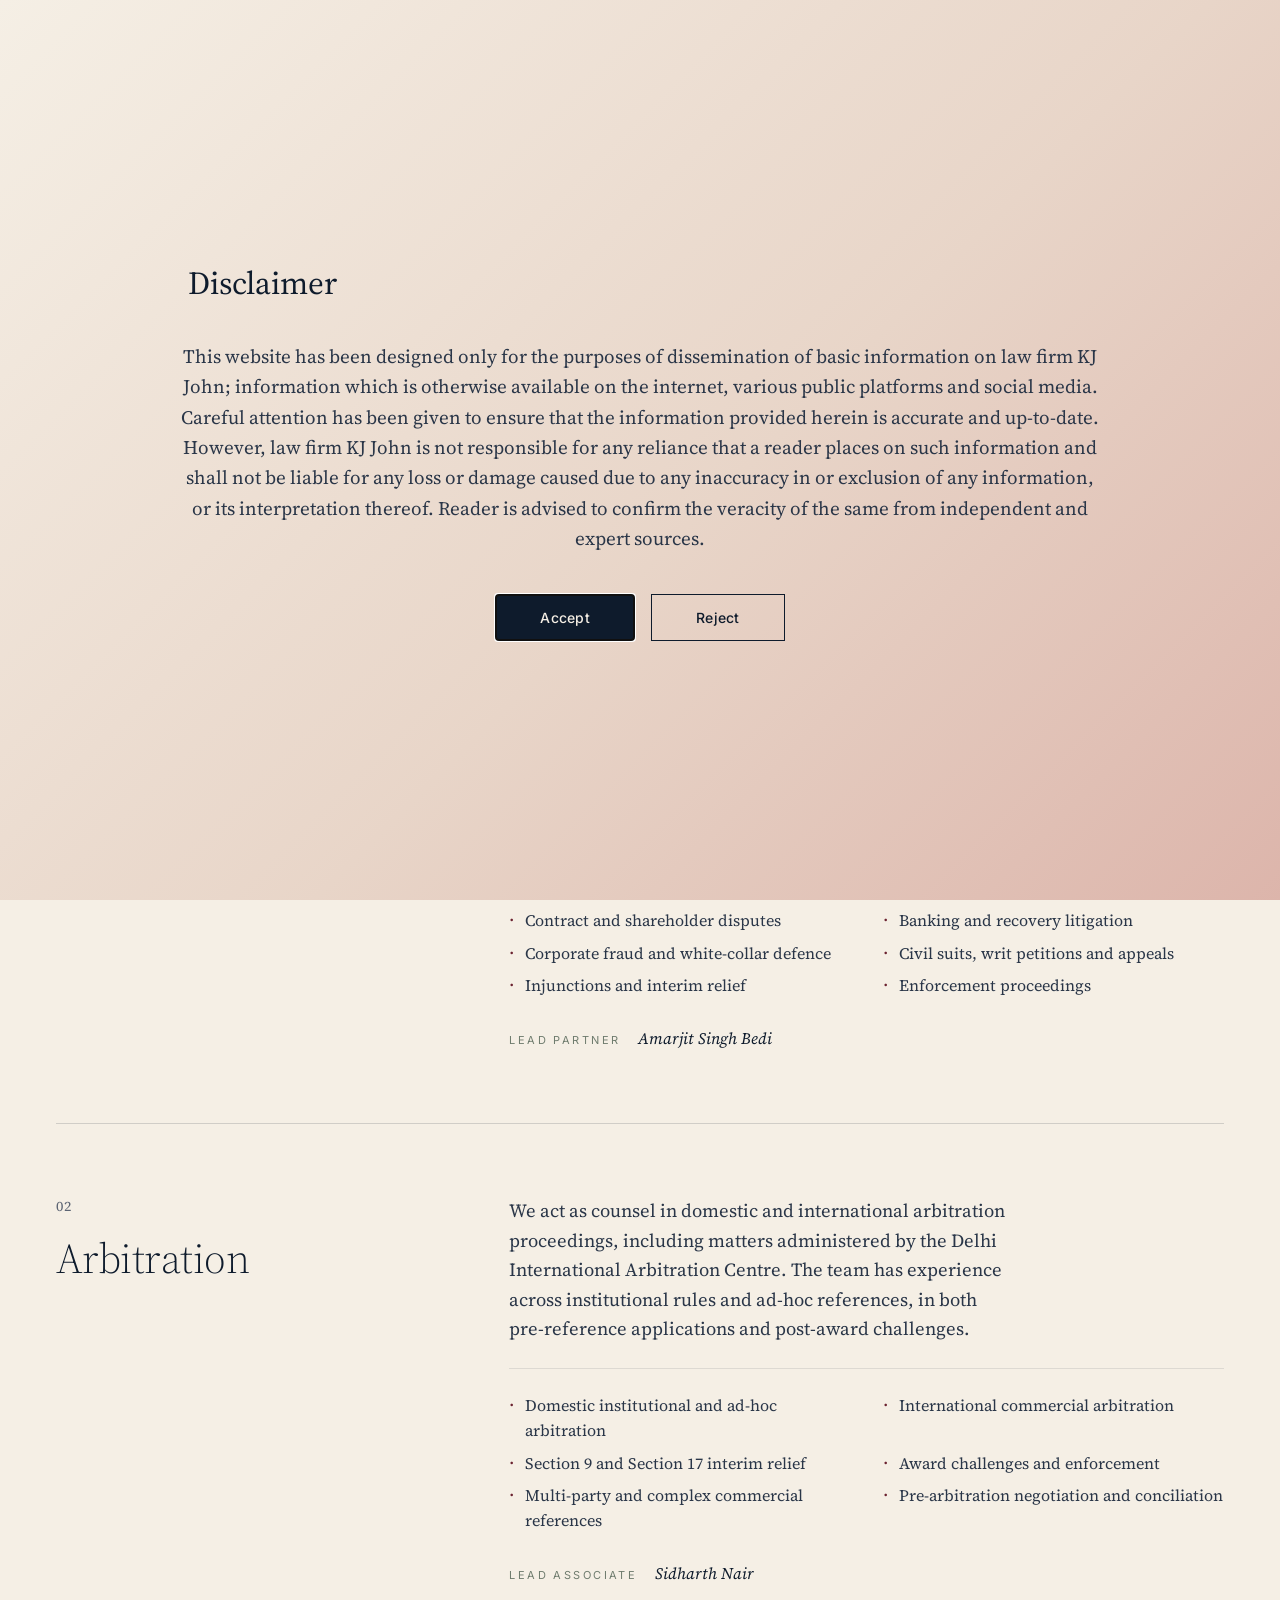
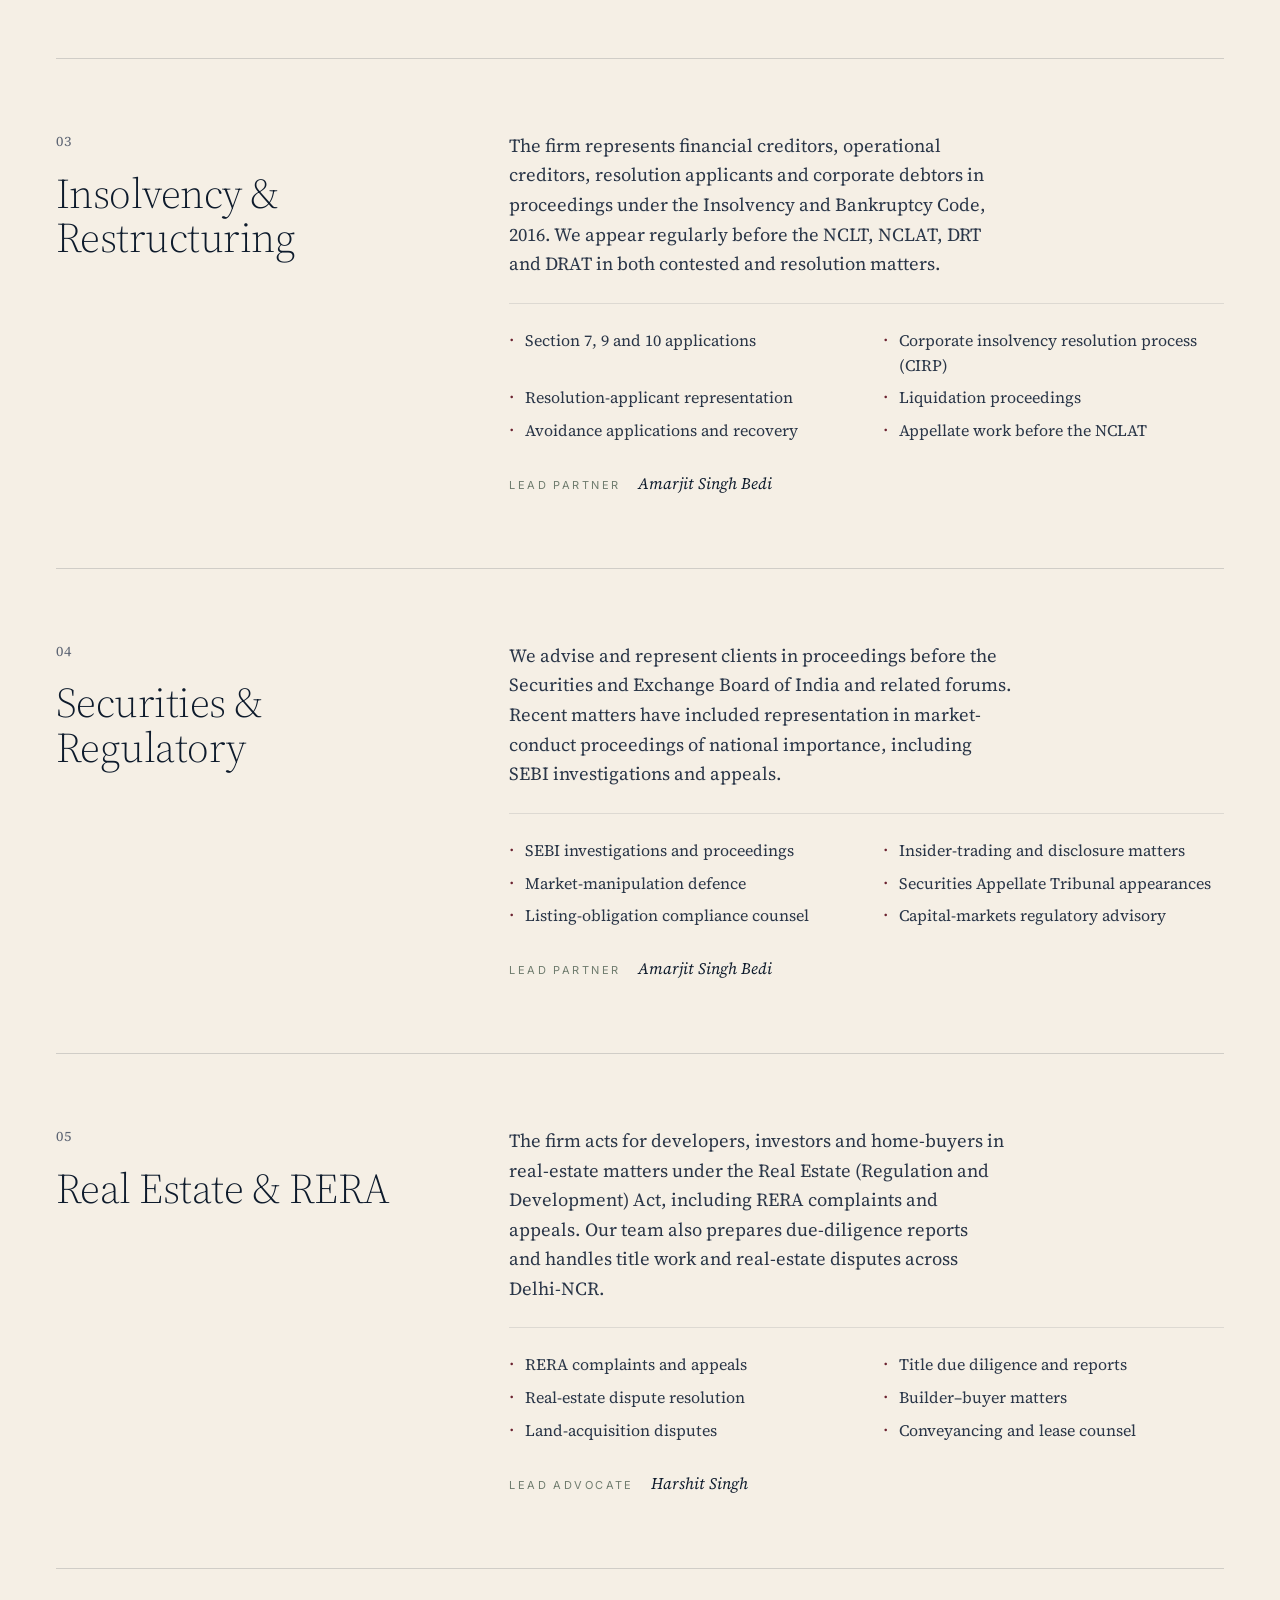
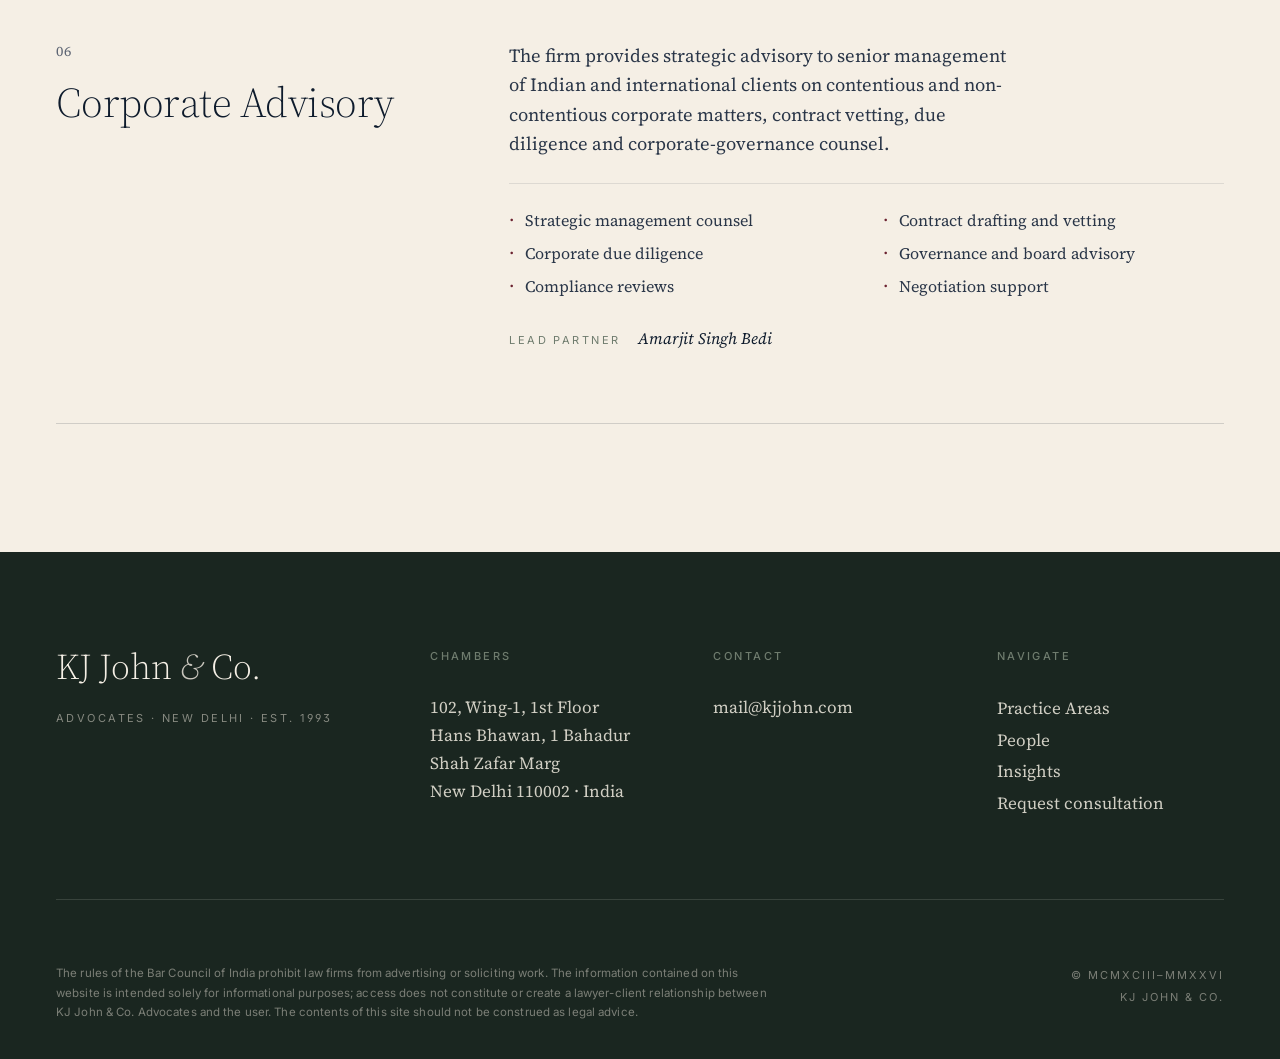
<file: practice/index.html>
<!doctype html>
<html lang="en">
<head>
<meta charset="utf-8" />
<title>Practice Areas — KJ John &amp; Co.</title>
<meta name="viewport" content="width=device-width, initial-scale=1" />
<link rel="preconnect" href="https://fonts.googleapis.com">
<link rel="preconnect" href="https://fonts.gstatic.com" crossorigin>
<link href="https://fonts.googleapis.com/css2?family=Source+Serif+4:ital,opsz,wght@0,8..60,300;0,8..60,400;0,8..60,500;0,8..60,600;1,8..60,400&family=Inter:wght@300;400;500;600&display=swap" rel="stylesheet">
<link rel="stylesheet" href="../styles.css?v=16">
</head>
<body>

  <nav class="top">
    <div class="wrap">
      <div class="row">
        <a class="wordmark" href="../" aria-label="KJ John & Co.">
          <img src="../images/logo/logo-symbol.png" alt="" class="logo-symbol"><img src="../images/logo/logo-wordmark.png" alt="KJ John & Co. — Since 1993" class="logo-wordmark">
        </a>
        <ul>
          <li><a href="../">Home</a></li>
          <li><a href="../practice/" class="current">Practice Areas</a></li>
          <li><a href="../people/">People</a></li>
          <li><a href="../insights/">Insights</a></li>
          <li><a href="../contact/">Contact</a></li>
        </ul>
      </div>
    </div>
  </nav>

  <header class="subhero">
    <div class="wrap">
      <h1>Areas of <em>practice</em><span class="period">.</span></h1>
      <p class="lede">A litigation and dispute-resolution practice with an integrated bench of counsel admitted before the Supreme Court of India, the High Court of Delhi and specialised tribunals including the NCLT, NCLAT, NCDRC, DRT and DRAT.</p>
    </div>
  </header>

  <section class="no-top-rule" style="padding: 64px 0 128px;">
    <div class="wrap">

      <article class="discipline" id="commercial-litigation">
        <div class="d-head">
          <span class="num">01</span>
          <h3>Commercial Litigation</h3>
        </div>
        <div class="d-body">
          <p>The firm acts for Indian and multinational corporations, financial institutions and senior individuals in complex commercial and civil disputes before the Supreme Court of India, the High Courts and the district courts. Our partners and associates appear regularly across India and have done so for over three decades.</p>
          <ul class="capabilities">
            <li>Contract and shareholder disputes</li>
            <li>Banking and recovery litigation</li>
            <li>Corporate fraud and white-collar defence</li>
            <li>Civil suits, writ petitions and appeals</li>
            <li>Injunctions and interim relief</li>
            <li>Enforcement proceedings</li>
          </ul>
          <div class="lead">Lead Partner <span class="nm">Amarjit Singh Bedi</span></div>
        </div>
      </article>

      <article class="discipline" id="arbitration">
        <div class="d-head">
          <span class="num">02</span>
          <h3>Arbitration</h3>
        </div>
        <div class="d-body">
          <p>We act as counsel in domestic and international arbitration proceedings, including matters administered by the Delhi International Arbitration Centre. The team has experience across institutional rules and ad-hoc references, in both pre-reference applications and post-award challenges.</p>
          <ul class="capabilities">
            <li>Domestic institutional and ad-hoc arbitration</li>
            <li>International commercial arbitration</li>
            <li>Section 9 and Section 17 interim relief</li>
            <li>Award challenges and enforcement</li>
            <li>Multi-party and complex commercial references</li>
            <li>Pre-arbitration negotiation and conciliation</li>
          </ul>
          <div class="lead">Lead Associate <span class="nm">Sidharth Nair</span></div>
        </div>
      </article>

      <article class="discipline" id="insolvency">
        <div class="d-head">
          <span class="num">03</span>
          <h3>Insolvency &amp; Restructuring</h3>
        </div>
        <div class="d-body">
          <p>The firm represents financial creditors, operational creditors, resolution applicants and corporate debtors in proceedings under the Insolvency and Bankruptcy Code, 2016. We appear regularly before the NCLT, NCLAT, DRT and DRAT in both contested and resolution matters.</p>
          <ul class="capabilities">
            <li>Section 7, 9 and 10 applications</li>
            <li>Corporate insolvency resolution process (CIRP)</li>
            <li>Resolution-applicant representation</li>
            <li>Liquidation proceedings</li>
            <li>Avoidance applications and recovery</li>
            <li>Appellate work before the NCLAT</li>
          </ul>
          <div class="lead">Lead Partner <span class="nm">Amarjit Singh Bedi</span></div>
        </div>
      </article>

      <article class="discipline" id="securities">
        <div class="d-head">
          <span class="num">04</span>
          <h3>Securities &amp; Regulatory</h3>
        </div>
        <div class="d-body">
          <p>We advise and represent clients in proceedings before the Securities and Exchange Board of India and related forums. Recent matters have included representation in market-conduct proceedings of national importance, including SEBI investigations and appeals.</p>
          <ul class="capabilities">
            <li>SEBI investigations and proceedings</li>
            <li>Insider-trading and disclosure matters</li>
            <li>Market-manipulation defence</li>
            <li>Securities Appellate Tribunal appearances</li>
            <li>Listing-obligation compliance counsel</li>
            <li>Capital-markets regulatory advisory</li>
          </ul>
          <div class="lead">Lead Partner <span class="nm">Amarjit Singh Bedi</span></div>
        </div>
      </article>

      <article class="discipline" id="real-estate">
        <div class="d-head">
          <span class="num">05</span>
          <h3>Real Estate &amp; RERA</h3>
        </div>
        <div class="d-body">
          <p>The firm acts for developers, investors and home-buyers in real-estate matters under the Real Estate (Regulation and Development) Act, including RERA complaints and appeals. Our team also prepares due-diligence reports and handles title work and real-estate disputes across Delhi-NCR.</p>
          <ul class="capabilities">
            <li>RERA complaints and appeals</li>
            <li>Title due diligence and reports</li>
            <li>Real-estate dispute resolution</li>
            <li>Builder–buyer matters</li>
            <li>Land-acquisition disputes</li>
            <li>Conveyancing and lease counsel</li>
          </ul>
          <div class="lead">Lead Advocate <span class="nm">Harshit Singh</span></div>
        </div>
      </article>

      <article class="discipline" id="corporate">
        <div class="d-head">
          <span class="num">06</span>
          <h3>Corporate Advisory</h3>
        </div>
        <div class="d-body">
          <p>The firm provides strategic advisory to senior management of Indian and international clients on contentious and non-contentious corporate matters, contract vetting, due diligence and corporate-governance counsel.</p>
          <ul class="capabilities">
            <li>Strategic management counsel</li>
            <li>Contract drafting and vetting</li>
            <li>Corporate due diligence</li>
            <li>Governance and board advisory</li>
            <li>Compliance reviews</li>
            <li>Negotiation support</li>
          </ul>
          <div class="lead">Lead Partner <span class="nm">Amarjit Singh Bedi</span></div>
        </div>
      </article>

    </div>
  </section>

  <footer id="contact">
    <div class="wrap">
      <div class="foot-top">
        <div>
          <div class="foot-mark">KJ John <span class="amp">&amp;</span> Co.</div>
          <div class="est-line">Advocates · New Delhi · Est. 1993</div>
        </div>
        <div>
          <h4>Chambers</h4>
          <address>
            102, Wing-1, 1st Floor<br>
            Hans Bhawan, 1 Bahadur Shah Zafar Marg<br>
            New Delhi 110002 · India
          </address>
        </div>
        <div class="contact">
          <h4>Contact</h4>
          <a href="mailto:mail@kjjohn.com">mail@kjjohn.com</a>
        </div>
        <div>
          <h4>Navigate</h4>
          <ul class="foot-nav">
            <li><a href="../practice/">Practice Areas</a></li>
            <li><a href="../people/">People</a></li>
            <li><a href="../insights/">Insights</a></li>
            <li><a href="../contact/">Request consultation</a></li>
          </ul>
        </div>
      </div>

      <div class="bar-council">
        <p>The rules of the Bar Council of India prohibit law firms from advertising or soliciting work. The information contained on this website is intended solely for informational purposes; access does not constitute or create a lawyer-client relationship between KJ John &amp; Co. Advocates and the user. The contents of this site should not be construed as legal advice.</p>
        <div class="legal">
          © MCMXCIII–MMXXVI<br>
          KJ John &amp; Co.
        </div>
      </div>
    </div>
  </footer>

<script src="../disclaimer.js?v=1"></script>
</body>
</html>
</file>
<file: styles.css>
:root{
  --bone:        #F5EFE5;       /* page background — warmed cream ivory */
  --bone-2:      #ECE5D6;       /* secondary tint */
  --paper:       #FAF5EB;       /* lighter tint for cards */
  --rule:        rgba(14,27,44,0.16);
  --rule-soft:   rgba(14,27,44,0.10);
  --ink:         #0E1B2C;       /* deep navy, near-black */
  --ink-2:       #2A3648;       /* secondary body */
  --ink-muted:   #5C6473;       /* meta / captions */
  --oxblood:     #6B2230;       /* restrained accent — used three places only */
  --oxblood-soft:#8A3A48;
  --green:       #2F3D33;       /* structural accent — roman numerals */
  --sage:        #6F7C6E;       /* quiet metadata — eyebrow labels */
  --forest:      #1A2620;       /* footer ground */
  --serif:       "Source Serif 4", "Tiempos", "GT Sectra", Georgia, serif;
  --sans:        "Inter", "Söhne", -apple-system, BlinkMacSystemFont, "Helvetica Neue", Arial, sans-serif;
}

*{ box-sizing:border-box; margin:0; padding:0; }
html,body{ background:var(--bone); color:var(--ink); }
body{
  font-family: var(--sans);
  font-weight: 400;
  font-size: 16px;
  line-height: 1.55;
  -webkit-font-smoothing: antialiased;
  text-rendering: optimizeLegibility;
  font-feature-settings: "ss01","kern","liga";
}
a{ color:inherit; text-decoration:none; }
::selection{ background: var(--ink); color: var(--bone); }

.wrap{
  width:1280px;
  max-width:1280px;
  margin:0 auto;
  padding: 0 56px;
}
.wrap-narrow{
  width:1080px;
  max-width:1080px;
  margin:0 auto;
  padding: 0 56px;
}

/* small-caps eyebrows */
.eyebrow{
  font-family: var(--sans);
  font-size: 11px;
  letter-spacing: 0.22em;
  text-transform: uppercase;
  color: var(--sage);
  font-weight: 500;
}
.eyebrow .num{
  color: var(--green);
  font-feature-settings: "lnum";
  margin-right: 14px;
}

/* hairline */
hr.rule{ border:0; border-top:1px solid var(--rule); margin:0; }
hr.rule-soft{ border:0; border-top:1px solid var(--rule-soft); margin:0; }

/* ============================================================== */
/*  NAV                                                            */
/* ============================================================== */
nav.top{
  border-bottom: 1px solid var(--rule);
  background: var(--bone);
}
nav.top .row{
  display:flex;
  align-items:center;
  justify-content:space-between;
  height: 112px;
}
.wordmark{
  display:flex;
  align-items:center;
  gap: 16px;
}
.wordmark .logo-symbol{
  height: 72px;
  width: auto;
  display: block;
}
.wordmark .logo-wordmark{
  height: 44px;
  width: auto;
  display: block;
}
.wordmark .logo-img{
  height: 78px;
  width: auto;
  display: block;
}
/* legacy text fallbacks (unused once logo image is in place) */
.wordmark .mark{
  font-family: var(--serif);
  font-weight: 400;
  font-size: 24px;
  letter-spacing: 0.005em;
  color: var(--ink);
}
.wordmark .mark .amp{
  font-style: italic;
  font-weight: 400;
  color: var(--ink);
  padding: 0 2px;
}
.wordmark .est{
  font-family: var(--sans);
  font-size: 10px;
  letter-spacing: 0.24em;
  text-transform: uppercase;
  color: var(--ink-muted);
  border-left: 1px solid var(--rule);
  padding-left: 16px;
}
nav.top ul{
  list-style:none;
  display:flex;
  align-items:center;
  gap: 44px;
}
nav.top ul a{
  font-size: 13px;
  letter-spacing: 0.06em;
  color: var(--ink);
  font-weight: 400;
  position: relative;
  padding: 4px 0;
}
nav.top ul a:hover{ color: var(--ink-2); }
nav.top ul a.cta{
  color: var(--ink);
  border-bottom: 1px solid var(--ink);
  padding-bottom: 2px;
}
nav.top ul a.current{
  border-bottom: 1px solid var(--oxblood);
  padding-bottom: 2px;
}

/* ============================================================== */
/*  HERO                                                           */
/* ============================================================== */
header.hero{
  padding-top: 88px;
  padding-bottom: 0;
}
.hero-grid{
  display:grid;
  grid-template-columns: 1fr 1fr;
  column-gap: 96px;
  align-items:end;
  margin-bottom: 64px;
}
.hero-left .eyebrow{ margin-bottom: 28px; }
.hero-status{
  font-family: var(--serif);
  font-style: italic;
  font-weight: 400;
  font-size: 16px;
  line-height: 1.4;
  color: var(--oxblood);
  margin-bottom: 22px;
  letter-spacing: 0.002em;
  display: inline-flex;
  align-items: baseline;
  gap: 10px;
}
.hero-status .dot{
  display: inline-block;
  width: 6px; height: 6px;
  border-radius: 50%;
  background: var(--oxblood);
  transform: translateY(-2px);
  flex: 0 0 auto;
}
.hero h1{
  font-family: var(--serif);
  font-weight: 300;
  font-size: 86px;
  line-height: 0.96;
  letter-spacing: -0.022em;
  color: var(--ink);
  margin-bottom: 0;
  text-wrap: balance;
}
.hero h1 .period{ color: var(--oxblood); }
.hero h1 .est{ display:block; margin-top:0.42em; font-size:0.34em; font-style:italic; letter-spacing:0; line-height:1.2; color: var(--ink-2); }
.section-head h2 .period{ color: var(--oxblood); }
.hero h1 em{
  font-style: italic;
  font-weight: 300;
}
.hero-right{
  padding-bottom: 14px;
}
.hero-sub{
  font-family: var(--serif);
  font-weight: 400;
  font-size: 22px;
  line-height: 1.45;
  color: var(--ink-2);
  max-width: 460px;
  margin-bottom: 40px;
  text-wrap: pretty;
}
.cta{
  display:inline-flex;
  align-items:center;
  gap: 14px;
  font-size: 13px;
  letter-spacing: 0.18em;
  text-transform: uppercase;
  color: var(--ink);
  border-bottom: 1px solid var(--ink);
  padding: 0 0 6px 0;
  font-weight: 500;
  transition: gap .25s ease;
}
.cta:hover{ gap: 22px; color: var(--ink-2); border-color: var(--ink-2); }
.cta .arr{
  font-family: var(--serif);
  font-size: 18px;
  line-height: 1;
  transform: translateY(1px);
}

/* hero photo — chambers interior */
.hero-photo{
  position: relative;
  height: 560px;
  margin: 0;
  overflow: hidden;
  background:
    url("images/hero/chambers.jpg?v=3") center 50% / cover no-repeat,
    var(--bone);
}
/* gentle bottom shadow so caption stays legible */
.hero-photo::after{
  content:"";
  position:absolute; inset:auto 0 0 0;
  height: 180px;
  background: linear-gradient(180deg, rgba(0,0,0,0) 0%, rgba(0,0,0,0.45) 100%);
  pointer-events: none;
  z-index: 1;
}
.hero-photo .photo-caption{
  position:absolute;
  left: 56px;
  bottom: 28px;
  color: rgba(245,239,229,0.92);
  font-size: 11px;
  letter-spacing: 0.18em;
  text-transform: uppercase;
  z-index: 2;
}
.hero-photo .photo-caption .bar{
  display:inline-block;
  width: 28px; height:1px;
  background: rgba(245,239,229,0.65);
  margin-right: 14px;
  vertical-align: middle;
}

/* ============================================================== */
/*  SUB-PAGE HERO (smaller than homepage hero)                     */
/* ============================================================== */
header.subhero{
  padding: 96px 0 88px;
  border-bottom: 1px solid var(--rule-soft);
}
.subhero .eyebrow{ margin-bottom: 26px; }
.subhero h1{
  font-family: var(--serif);
  font-weight: 300;
  font-size: 84px;
  line-height: 0.98;
  letter-spacing: -0.018em;
  color: var(--ink);
  text-wrap: balance;
  max-width: 14ch;
  margin-bottom: 32px;
}
.subhero h1 em{ font-style: italic; font-weight: 300; }
.subhero h1 .period{ color: var(--oxblood); }
.subhero .lede{
  font-family: var(--serif);
  font-size: 22px;
  line-height: 1.5;
  color: var(--ink-2);
  max-width: 56ch;
  text-wrap: pretty;
  margin-top: 8px;
}

/* ============================================================== */
/*  SECTION SHELL                                                  */
/* ============================================================== */
section{
  padding: 128px 0;
  border-top: 1px solid var(--rule-soft);
}
section.no-top-rule{ border-top: 0; }

.section-head{
  display:grid;
  grid-template-columns: 1fr 2fr;
  column-gap: 96px;
  margin-bottom: 80px;
  align-items: end;
}
.section-head h2{
  font-family: var(--serif);
  font-weight: 300;
  font-size: 56px;
  line-height: 1.0;
  letter-spacing: -0.015em;
  color: var(--ink);
}
.section-head h2 em{ font-style: italic; }
.section-head .head-meta{
  font-family: var(--serif);
  font-size: 19px;
  line-height: 1.55;
  color: var(--ink-2);
  max-width: 520px;
  padding-bottom: 8px;
}

/* ============================================================== */
/*  PRACTICE AREAS                                                 */
/* ============================================================== */
.practice-grid{
  display:grid;
  grid-template-columns: repeat(3, 1fr);
  border-top: 1px solid var(--rule);
  border-left: 1px solid var(--rule);
}
.practice-tile{
  border-right: 1px solid var(--rule);
  border-bottom: 1px solid var(--rule);
  padding: 44px 40px 48px;
  min-height: 260px;
  display:flex;
  flex-direction:column;
  justify-content:space-between;
  background: var(--bone);
  transition: background .35s ease;
  position: relative;
  cursor: pointer;
}
.practice-tile:hover{ background: var(--paper); }
.practice-tile .num{
  font-family: var(--serif);
  font-size: 14px;
  color: var(--ink-muted);
  letter-spacing: 0.04em;
  font-feature-settings: "lnum";
}
.practice-tile h3{
  font-family: var(--serif);
  font-weight: 400;
  font-size: 30px;
  line-height: 1.1;
  color: var(--ink);
  margin: 36px 0 16px;
  letter-spacing: -0.005em;
}
.practice-tile p{
  font-size: 14.5px;
  line-height: 1.55;
  color: var(--ink-muted);
  max-width: 32ch;
}
.practice-tile .arr{
  position: absolute;
  right: 32px;
  bottom: 32px;
  font-family: var(--serif);
  font-size: 16px;
  color: var(--ink-muted);
  opacity: 0;
  transform: translateX(-6px);
  transition: opacity .3s ease, transform .3s ease;
}
.practice-tile:hover .arr{ opacity: 1; transform: translateX(0); color: var(--ink); }

/* Practice landing — expanded discipline panels */
.discipline{
  display:grid;
  grid-template-columns: 1fr 2fr;
  column-gap: 96px;
  padding: 72px 0;
  border-top: 1px solid var(--rule);
}
.discipline:last-child{ border-bottom: 1px solid var(--rule); }
.discipline .d-head .num{
  font-family: var(--serif);
  font-size: 14px;
  color: var(--ink-muted);
  letter-spacing: 0.04em;
  font-feature-settings: "lnum";
  margin-bottom: 18px;
  display: block;
}
.discipline h3{
  font-family: var(--serif);
  font-weight: 300;
  font-size: 42px;
  line-height: 1.05;
  letter-spacing: -0.012em;
  color: var(--ink);
  text-wrap: balance;
}
.discipline .d-body p{
  font-family: var(--serif);
  font-size: 18.5px;
  line-height: 1.6;
  color: var(--ink-2);
  margin-bottom: 22px;
  max-width: 56ch;
  text-wrap: pretty;
}
.discipline .d-body .capabilities{
  list-style: none;
  display:grid;
  grid-template-columns: repeat(2, 1fr);
  column-gap: 32px;
  row-gap: 8px;
  margin: 24px 0 28px;
  padding-top: 24px;
  border-top: 1px solid var(--rule-soft);
}
.discipline .d-body .capabilities li{
  font-family: var(--serif);
  font-size: 16px;
  color: var(--ink-2);
  line-height: 1.55;
  padding-left: 16px;
  position: relative;
}
.discipline .d-body .capabilities li::before{
  content:"·";
  color: var(--oxblood);
  position: absolute;
  left: 0;
  font-size: 18px;
  top: -2px;
}
.discipline .d-body .lead{
  font-family: var(--sans);
  font-size: 11px;
  letter-spacing: 0.22em;
  text-transform: uppercase;
  color: var(--sage);
  margin-top: 24px;
}
.discipline .d-body .lead .nm{
  color: var(--ink);
  font-family: var(--serif);
  font-style: italic;
  font-size: 16px;
  letter-spacing: 0;
  text-transform: none;
  margin-left: 12px;
}

/* ============================================================== */
/*  THE FIRM                                                       */
/* ============================================================== */
.firm-grid{
  display:grid;
  grid-template-columns: 1fr 1fr;
  column-gap: 120px;
  align-items:start;
}
.firm-body{
  font-family: var(--serif);
  font-size: 20px;
  line-height: 1.6;
  color: var(--ink-2);
  max-width: 52ch;
}
.firm-body p{ margin-bottom: 22px; text-wrap: pretty; }
.firm-body p:first-child::first-letter{
  font-family: var(--serif);
  font-weight: 400;
  font-size: 78px;
  line-height: 0.86;
  float: left;
  padding: 8px 14px 0 0;
  color: var(--ink);
}
.pull-quote{
  position: relative;
  padding: 0 0 0 40px;
  border-left: 1px solid var(--oxblood);
  margin-top: 24px;
}
.pull-quote q{
  quotes: "“" "”" "‘" "’";
  font-family: var(--serif);
  font-style: italic;
  font-weight: 300;
  font-size: 38px;
  line-height: 1.18;
  color: var(--ink);
  display: block;
  letter-spacing: -0.005em;
  text-wrap: balance;
}
.pull-quote q::before{ content: open-quote; color: var(--ink-muted); margin-right: 2px;}
.pull-quote q::after{ content: close-quote; color: var(--ink-muted); }
.pull-quote cite{
  display:block;
  margin-top: 28px;
  font-style: normal;
  font-family: var(--sans);
  font-size: 11px;
  letter-spacing: 0.22em;
  text-transform: uppercase;
  color: var(--sage);
}
.pull-quote cite .em{ color: var(--sage); }

/* ============================================================== */
/*  PEOPLE                                                         */
/* ============================================================== */
.people-grid{
  display:grid;
  grid-template-columns: repeat(4, 1fr);
  column-gap: 32px;
  row-gap: 64px;
}
.person .portrait{
  aspect-ratio: 3 / 4;
  width: 100%;
  background: var(--bone-2);
  margin-bottom: 22px;
  position: relative;
  overflow: hidden;
}
.person .portrait img{
  position: absolute;
  inset: 0;
  width: 100%;
  height: 100%;
  object-fit: cover;
  object-position: center 18%;
  z-index: 1;
  filter: saturate(0.92) contrast(1.02);
}
.person .portrait img + .portrait-tint{
  position: absolute;
  inset: 0;
  z-index: 2;
  background: linear-gradient(180deg, rgba(14,27,44,0) 55%, rgba(14,27,44,0.06) 100%);
  pointer-events: none;
}
.person .portrait::before{
  content:"";
  position:absolute; inset:0;
  background:
    radial-gradient(60% 50% at 50% 38%, rgba(255,240,220,0.22) 0%, rgba(255,240,220,0) 60%),
    linear-gradient(180deg, #5a5446 0%, #3a3a3f 60%, #1f2330 100%);
}
.person .portrait::after{
  content:"";
  position:absolute; inset:0;
  background-image:
    radial-gradient(38% 28% at 50% 36%, rgba(20,18,14,0.45) 0%, rgba(20,18,14,0) 70%),
    radial-gradient(70% 40% at 50% 78%, rgba(10,12,18,0.55) 0%, rgba(10,12,18,0) 70%);
  mix-blend-mode: multiply;
}
.person.p2 .portrait::before{
  background:
    radial-gradient(55% 45% at 50% 36%, rgba(255,240,220,0.20) 0%, rgba(255,240,220,0) 60%),
    linear-gradient(180deg, #4a4842 0%, #383a3e 60%, #1c1f28 100%);
}
.person.p3 .portrait::before{
  background:
    radial-gradient(55% 45% at 50% 36%, rgba(255,240,220,0.18) 0%, rgba(255,240,220,0) 60%),
    linear-gradient(180deg, #50473a 0%, #2f3034 60%, #1a1d26 100%);
}
.person.p4 .portrait::before{
  background:
    radial-gradient(55% 45% at 50% 36%, rgba(255,240,220,0.22) 0%, rgba(255,240,220,0) 60%),
    linear-gradient(180deg, #57503f 0%, #3a3935 60%, #1d2029 100%);
}
.person .name{
  font-family: var(--serif);
  font-weight: 400;
  font-size: 22px;
  line-height: 1.15;
  letter-spacing: -0.005em;
  color: var(--ink);
  margin-bottom: 8px;
}
.person .role{
  font-family: var(--sans);
  font-size: 11px;
  letter-spacing: 0.20em;
  text-transform: uppercase;
  color: var(--ink-muted);
  font-weight: 500;
}
.person .bar{
  width: 24px; height:1px; background: var(--rule);
  margin: 14px 0 16px;
}
.person .detail{
  font-family: var(--serif);
  font-style: italic;
  font-weight: 400;
  font-size: 14px;
  line-height: 1.45;
  color: var(--ink-muted);
  margin-top: 12px;
  letter-spacing: 0.002em;
}

.masthead{
  margin-top: 88px;
  padding-top: 36px;
  border-top: 1px solid var(--rule);
  display:grid;
  grid-template-columns: 220px 1fr;
  column-gap: 64px;
  align-items: start;
}
.masthead .label{
  font-family: var(--sans);
  font-size: 11px;
  letter-spacing: 0.22em;
  text-transform: uppercase;
  color: var(--sage);
  padding-top: 6px;
}
.masthead .list{
  font-family: var(--serif);
  font-size: 17px;
  line-height: 1.85;
  color: var(--ink-2);
  column-count: 2;
  column-gap: 64px;
}
.masthead .list .nm{ color: var(--ink); }
.masthead .list .rl{ color: var(--ink-muted); font-style: italic; font-size: 14px; }

/* ============================================================== */
/*  INSIGHTS                                                       */
/* ============================================================== */
.insights-grid{
  display:grid;
  grid-template-columns: repeat(3, 1fr);
  column-gap: 48px;
  border-top: 1px solid var(--rule);
  padding-top: 48px;
}
.insight{
  padding-right: 8px;
  display:flex; flex-direction:column;
  cursor: pointer;
}
.insight .kicker{
  font-family: var(--sans);
  font-size: 11px;
  letter-spacing: 0.22em;
  text-transform: uppercase;
  color: var(--ink-muted);
  margin-bottom: 24px;
  font-weight: 500;
}
.insight .date{
  font-family: var(--sans);
  font-size: 12px;
  color: var(--ink-muted);
  margin-bottom: 24px;
  letter-spacing: 0.04em;
}
.insight h3{
  font-family: var(--serif);
  font-weight: 400;
  font-size: 28px;
  line-height: 1.18;
  color: var(--ink);
  letter-spacing: -0.005em;
  margin-bottom: 20px;
  text-wrap: balance;
}
.insight:hover h3{ color: var(--ink-2); }
.insight p{
  font-family: var(--serif);
  font-size: 16px;
  line-height: 1.55;
  color: var(--ink-muted);
  margin-bottom: 28px;
  max-width: 38ch;
}
.insight .more{
  margin-top: auto;
  font-family: var(--sans);
  font-size: 11px;
  letter-spacing: 0.22em;
  text-transform: uppercase;
  color: var(--ink);
  border-bottom: 1px solid var(--rule);
  padding-bottom: 14px;
}
.insight .more .arr{
  float:right;
  font-family: var(--serif);
  font-size: 14px;
  letter-spacing: 0;
  transform: translateY(-2px);
}

.insights-foot{
  margin-top: 56px;
  display:flex;
  justify-content:flex-end;
}

/* Insights landing — full archive list */
.archive-section{
  padding-top: 56px;
  border-top: 1px solid var(--rule);
  margin-top: 56px;
}
.archive-section:first-of-type{ margin-top: 0; border-top: 0; padding-top: 0; }
.archive-section .archive-head{
  font-family: var(--sans);
  font-size: 11px;
  letter-spacing: 0.22em;
  text-transform: uppercase;
  color: var(--sage);
  margin-bottom: 32px;
}
.archive-list{
  display: flex;
  flex-direction: column;
}
.archive-row{
  display:grid;
  grid-template-columns: 140px 1fr 120px;
  column-gap: 40px;
  padding: 24px 0;
  border-bottom: 1px solid var(--rule-soft);
  align-items: baseline;
  cursor: pointer;
}
.archive-row:hover{ background: var(--paper); }
.archive-row .a-date{
  font-family: var(--sans);
  font-size: 12px;
  color: var(--ink-muted);
  letter-spacing: 0.04em;
}
.archive-row h3{
  font-family: var(--serif);
  font-weight: 400;
  font-size: 22px;
  line-height: 1.3;
  color: var(--ink);
  letter-spacing: -0.005em;
  text-wrap: balance;
}
.archive-row h3 em{ font-style: italic; }
.archive-row .a-read{
  font-family: var(--sans);
  font-size: 11px;
  color: var(--ink-muted);
  letter-spacing: 0.04em;
  text-align: right;
}

/* ============================================================== */
/*  CONTACT LANDING                                                */
/* ============================================================== */
.contact-grid{
  display:grid;
  grid-template-columns: 1fr 1fr;
  column-gap: 120px;
  align-items: start;
}
.contact-block h3{
  font-family: var(--sans);
  font-size: 11px;
  letter-spacing: 0.22em;
  text-transform: uppercase;
  color: var(--sage);
  font-weight: 500;
  margin-bottom: 20px;
}
.contact-block + .contact-block{ margin-top: 56px; }
.contact-block p,
.contact-block address{
  font-family: var(--serif);
  font-style: normal;
  font-size: 19px;
  line-height: 1.6;
  color: var(--ink-2);
  margin-bottom: 8px;
}
.contact-block a{
  font-family: var(--serif);
  font-size: 19px;
  color: var(--ink-2);
  line-height: 1.7;
  border-bottom: 1px solid var(--rule);
}
.contact-block a:hover{ color: var(--ink); border-color: var(--ink); }
.contact-note{
  font-family: var(--serif);
  font-style: italic;
  font-size: 17px;
  line-height: 1.55;
  color: var(--ink-muted);
  margin-top: 16px;
  max-width: 44ch;
}

/* ============================================================== */
/*  DISCLAIMER MODAL (first-visit, Bar Council compliance)        */
/* ============================================================== */
.disclaimer-overlay{
  position: fixed;
  inset: 0;
  z-index: 9999;
  display: flex;
  align-items: center;
  justify-content: center;
  padding: 48px 32px;
  background:
    linear-gradient(135deg, rgba(245,239,229,0.985) 0%, rgba(232,213,200,0.985) 55%, rgba(220,180,170,0.985) 100%),
    var(--bone);
  -webkit-backdrop-filter: blur(8px);
          backdrop-filter: blur(8px);
  animation: disclaimer-fade-in 0.4s ease-out;
}
@keyframes disclaimer-fade-in{
  from{ opacity: 0; }
  to{ opacity: 1; }
}
.disclaimer-modal{
  width: 100%;
  max-width: 920px;
  padding: 16px 0;
  text-align: center;
}
.disclaimer-modal h2{
  font-family: var(--serif);
  font-weight: 400;
  font-size: 32px;
  letter-spacing: -0.005em;
  color: var(--ink);
  margin-bottom: 32px;
  text-align: left;
  padding-left: 8px;
}
.disclaimer-modal p{
  font-family: var(--serif);
  font-size: 19px;
  line-height: 1.6;
  color: var(--ink-2);
  margin-bottom: 40px;
  text-wrap: pretty;
}
.disclaimer-actions{
  display: flex;
  gap: 16px;
  justify-content: center;
  margin-top: 16px;
}
.disclaimer-btn{
  font-family: var(--sans);
  font-size: 14px;
  font-weight: 500;
  letter-spacing: 0.02em;
  padding: 14px 44px;
  border: 1px solid var(--ink);
  background: var(--ink);
  color: var(--bone);
  cursor: pointer;
  transition: opacity 0.2s ease, background 0.2s ease, color 0.2s ease;
  border-radius: 0;
}
.disclaimer-btn:hover{ opacity: 0.85; }
.disclaimer-btn.reject{
  background: transparent;
  color: var(--ink);
}
.disclaimer-btn.reject:hover{
  background: rgba(14,27,44,0.05);
  opacity: 1;
}
body.disclaimer-locked{ overflow: hidden; }

/* ============================================================== */
/*  FOOTER                                                         */
/* ============================================================== */
footer{
  background: var(--forest);
  color: var(--bone);
  padding: 96px 0 36px;
  margin-top: 0;
}
footer .wrap{ color: var(--bone); }
footer .foot-top{
  display:grid;
  grid-template-columns: 1.4fr 1fr 1fr 1fr;
  column-gap: 56px;
  padding-bottom: 80px;
  border-bottom: 1px solid rgba(241,236,224,0.14);
}
footer h4{
  font-family: var(--sans);
  font-size: 11px;
  letter-spacing: 0.22em;
  text-transform: uppercase;
  color: var(--sage);
  font-weight: 500;
  margin-bottom: 28px;
}
footer .foot-mark{
  font-family: var(--serif);
  font-weight: 300;
  font-size: 36px;
  line-height: 1.05;
  color: var(--bone);
  margin-bottom: 24px;
  letter-spacing: -0.005em;
}
footer .foot-mark .amp{ color: var(--bone); font-style: italic; opacity: 0.8; }
footer .est-line{
  font-family: var(--sans);
  font-size: 11px;
  letter-spacing: 0.22em;
  text-transform: uppercase;
  color: rgba(241,236,224,0.5);
}
footer address{
  font-style: normal;
  font-family: var(--serif);
  font-size: 17px;
  line-height: 1.65;
  color: rgba(241,236,224,0.85);
}
footer .contact a{
  display:block;
  font-family: var(--serif);
  font-size: 17px;
  color: rgba(241,236,224,0.85);
  line-height: 1.75;
}
footer .contact a:hover{ color: var(--bone); }
footer ul.foot-nav{
  list-style:none;
}
footer ul.foot-nav li{
  font-family: var(--serif);
  font-size: 17px;
  line-height: 1.85;
  color: rgba(241,236,224,0.85);
}
footer ul.foot-nav a:hover{ color: var(--bone); }

footer .bar-council{
  margin-top: 36px;
  padding: 28px 0 0;
  display:flex; justify-content:space-between; align-items:flex-start;
  gap: 64px;
}
footer .bar-council p{
  font-family: var(--sans);
  font-size: 11.5px;
  line-height: 1.7;
  color: rgba(241,236,224,0.45);
  max-width: 720px;
  letter-spacing: 0.01em;
}
footer .bar-council .legal{
  font-family: var(--sans);
  font-size: 11px;
  letter-spacing: 0.18em;
  text-transform: uppercase;
  color: rgba(241,236,224,0.45);
  text-align:right;
  line-height: 2;
  white-space: nowrap;
}

/* ============================================================== */
/*  RESPONSIVE — tablet & mobile                                  */
/* ============================================================== */

/* ---- Tablet and below (<= 980px) ---- */
@media (max-width: 980px){
  .wrap, .wrap-narrow{ width:100%; max-width:100%; padding:0 32px; }

  /* nav: stack logo over a wrapped link row */
  nav.top .row{ height:auto; flex-direction:column; gap:14px; padding:18px 0; }
  nav.top ul{ flex-wrap:wrap; justify-content:center; gap:16px 26px; }
  .wordmark{ justify-content:center; }

  /* hero */
  header.hero{ padding-top:48px; }
  .hero-grid{ grid-template-columns:1fr; column-gap:0; row-gap:32px; margin-bottom:48px; }
  .hero h1{ font-size: clamp(46px, 10vw, 74px); }
  .hero-sub{ font-size:20px; max-width:none; }
  .hero-photo{ height:420px; }

  /* generic section heads → single column */
  .section-head{ grid-template-columns:1fr; row-gap:24px; margin-bottom:56px; }
  .section-head h2{ font-size: clamp(38px, 8vw, 52px); }
  section{ padding:88px 0; }

  /* sub-page hero */
  header.subhero{ padding:64px 0 56px; }
  .subhero h1{ font-size: clamp(48px, 10vw, 76px); max-width:none; }
  .subhero .lede{ font-size:20px; max-width:none; }

  /* practice tiles 3 → 2 cols */
  .practice-grid{ grid-template-columns:repeat(2, 1fr); }

  /* practice landing discipline rows → stack */
  .discipline{ grid-template-columns:1fr; row-gap:20px; padding:48px 0; }
  .discipline h3{ font-size:34px; }

  /* firm + contact two-up → stack */
  .firm-grid{ grid-template-columns:1fr; row-gap:48px; }
  .contact-grid{ grid-template-columns:1fr; row-gap:56px; }

  /* people: any grid (incl. inline 2-col) → 2 cols */
  .people-grid{ grid-template-columns:repeat(2, 1fr) !important; column-gap:32px !important; row-gap:48px !important; }

  /* masthead name lists → stack label over list */
  .masthead{ grid-template-columns:1fr; row-gap:20px; }
  .masthead .list{ column-count:1; }

  /* insights cards 3 → 1; archive rows tighten */
  .insights-grid{ grid-template-columns:1fr; row-gap:48px; }
  .archive-row{ grid-template-columns:90px 1fr; }
  .archive-row .a-read{ display:none; }

  /* footer 4 → 2 cols */
  footer .foot-top{ grid-template-columns:1fr 1fr; row-gap:48px; }
  footer .bar-council{ flex-direction:column; gap:24px; }
  footer .bar-council .legal{ text-align:left; }
}

/* ---- Phone (<= 600px) ---- */
@media (max-width: 600px){
  .wrap, .wrap-narrow{ padding:0 22px; }

  /* logo a touch smaller */
  .wordmark .logo-symbol{ height:58px; }
  .wordmark .logo-wordmark{ height:34px; }
  nav.top ul a{ font-size:12px; }

  /* hero */
  .hero h1{ font-size: clamp(38px, 11vw, 50px); }
  .hero-photo{ height:300px; }
  .hero-photo .photo-caption{ left:22px; font-size:10px; }

  /* everything that was 2-up → single column */
  .practice-grid{ grid-template-columns:1fr; }
  .people-grid{ grid-template-columns:1fr !important; row-gap:40px !important; }
  footer .foot-top{ grid-template-columns:1fr; }

  /* tighten section rhythm */
  section{ padding:64px 0; }
  .section-head h2{ font-size: clamp(32px, 9vw, 44px); }

  /* practice tile padding */
  .practice-tile{ padding:32px 26px 36px; min-height:0; }

  /* firm drop-cap smaller so it doesn't overflow */
  .firm-body{ font-size:18px; }
  .firm-body p:first-child::first-letter{ font-size:62px; }
  .pull-quote q{ font-size:30px; }

  /* disclaimer modal fits small screens */
  .disclaimer-modal h2{ font-size:26px; }
  .disclaimer-modal p{ font-size:16px; line-height:1.55; }
  .disclaimer-actions{ flex-direction:column; }
  .disclaimer-btn{ width:100%; }
}

/* Clientele (homepage, firm section) */
.clientele{ margin-top: 72px; padding-top: 40px; border-top: 1px solid var(--rule, rgba(14,27,44,.14)); }
.clientele .eyebrow{ margin-bottom: 14px; }
.clientele-intro{ font-family: var(--serif); font-size: 19px; line-height: 1.5; color: var(--ink-2); max-width: 720px; margin-bottom: 28px; }
.clientele-list{ list-style: none; padding: 0; margin: 0; columns: 3; column-gap: 48px; }
.clientele-list li{ font-family: var(--serif); font-size: 16px; line-height: 1.45; color: var(--ink); padding: 9px 0; border-bottom: 1px solid var(--rule, rgba(14,27,44,.10)); break-inside: avoid; }
@media (max-width: 980px){ .clientele-list{ columns: 2; } }
@media (max-width: 600px){ .clientele-list{ columns: 1; } .clientele{ margin-top: 48px; } }
</file>
